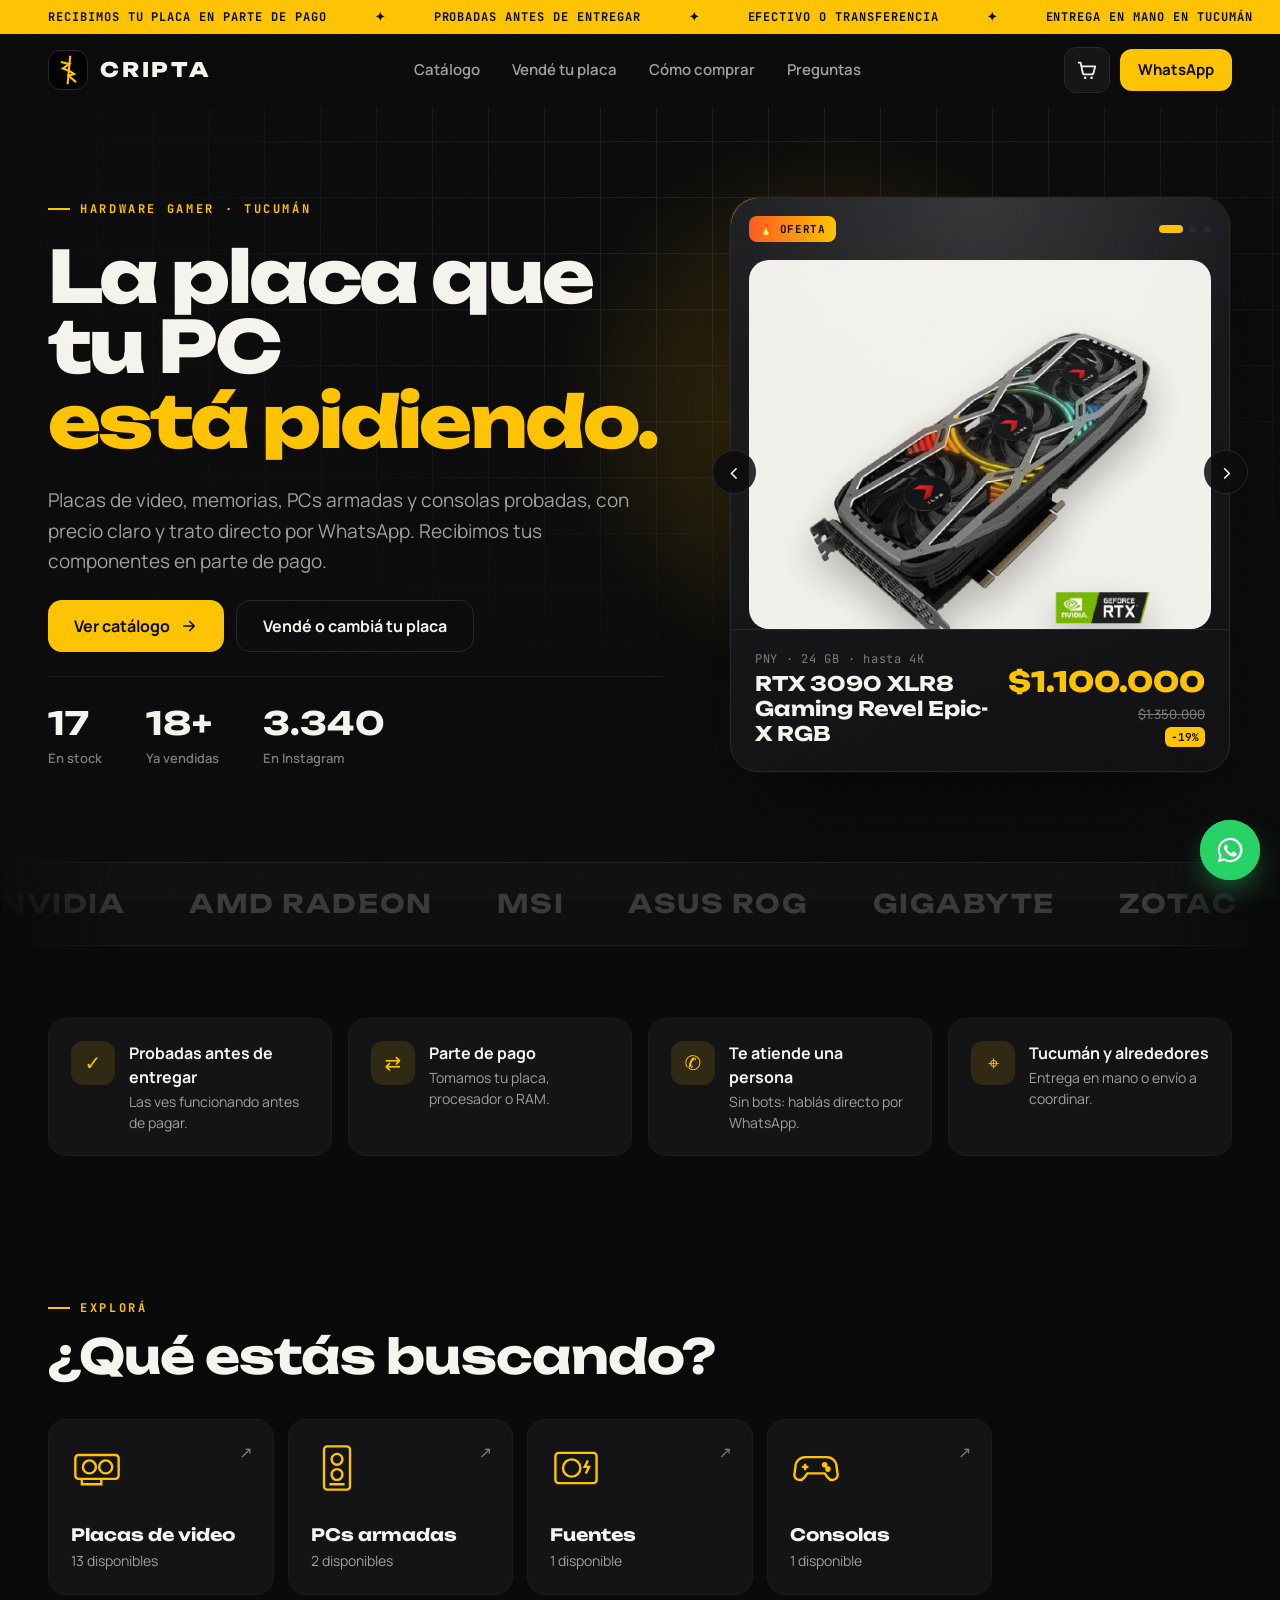
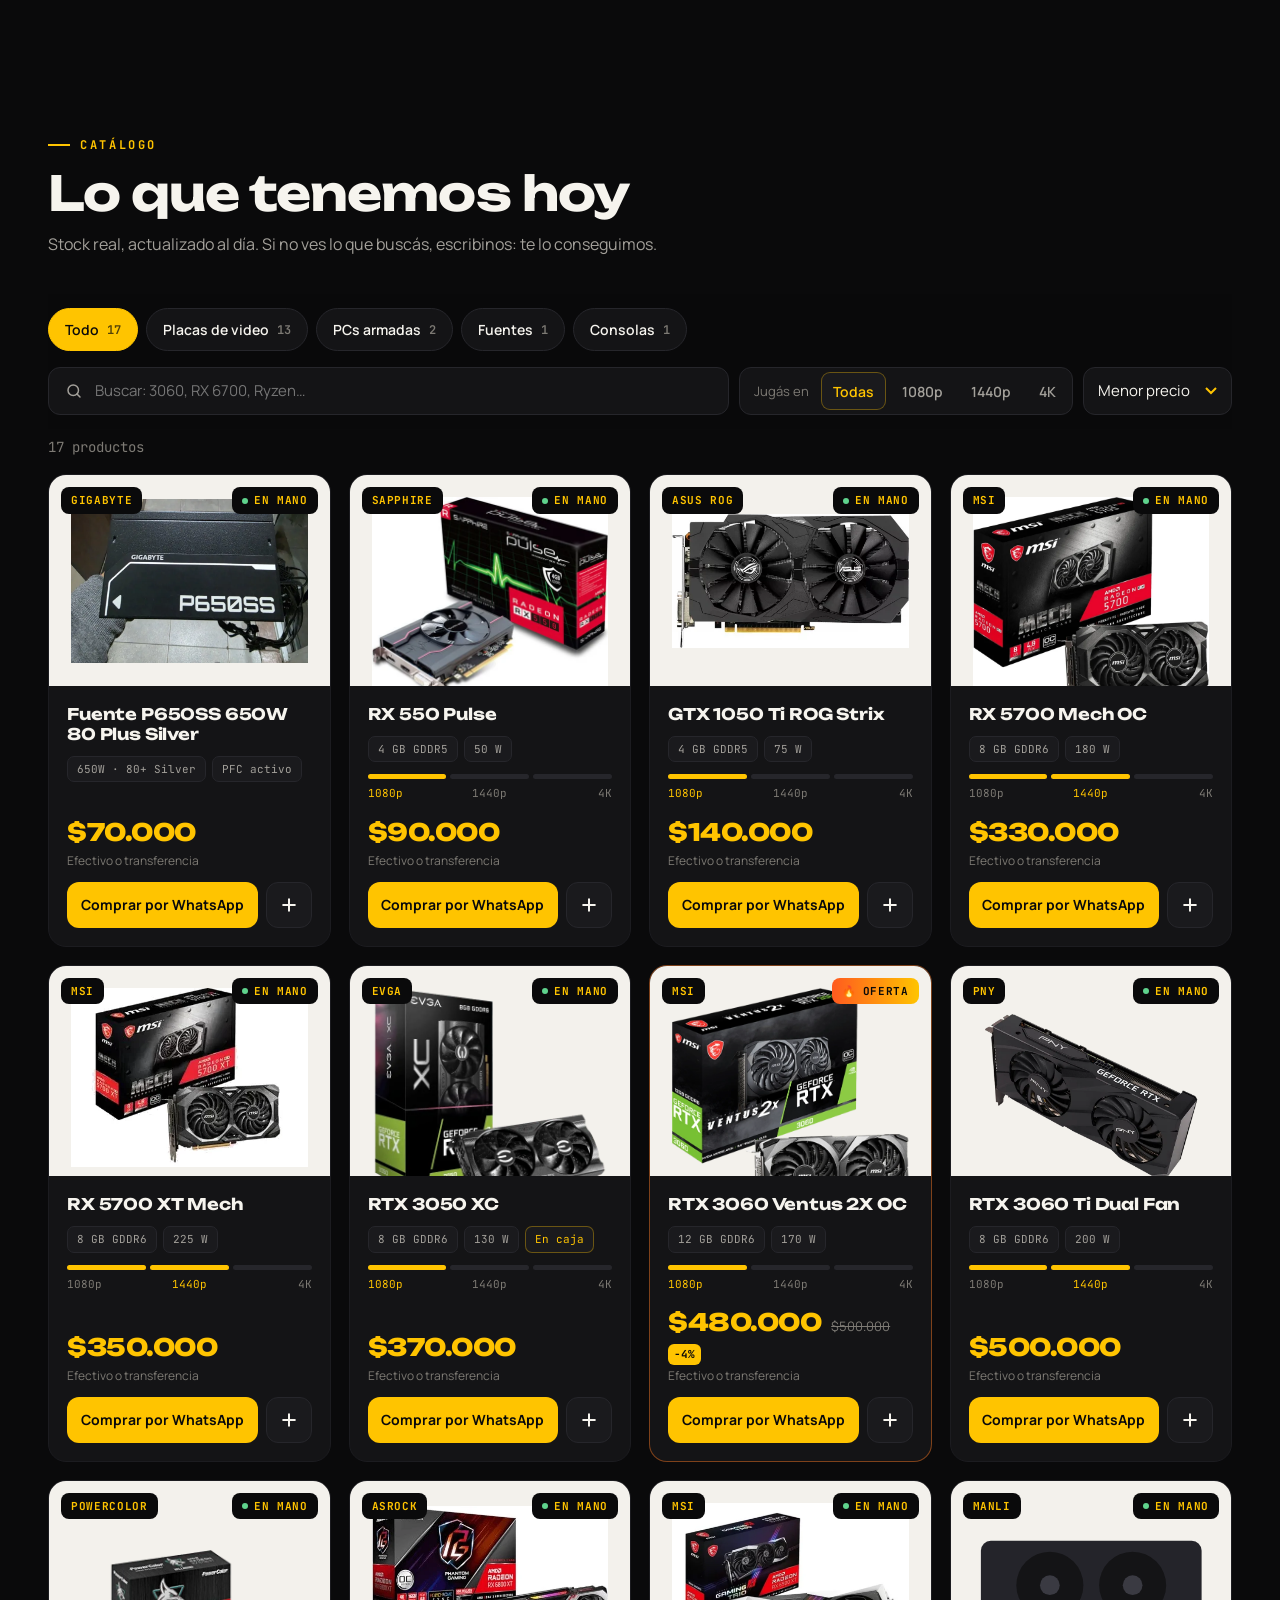
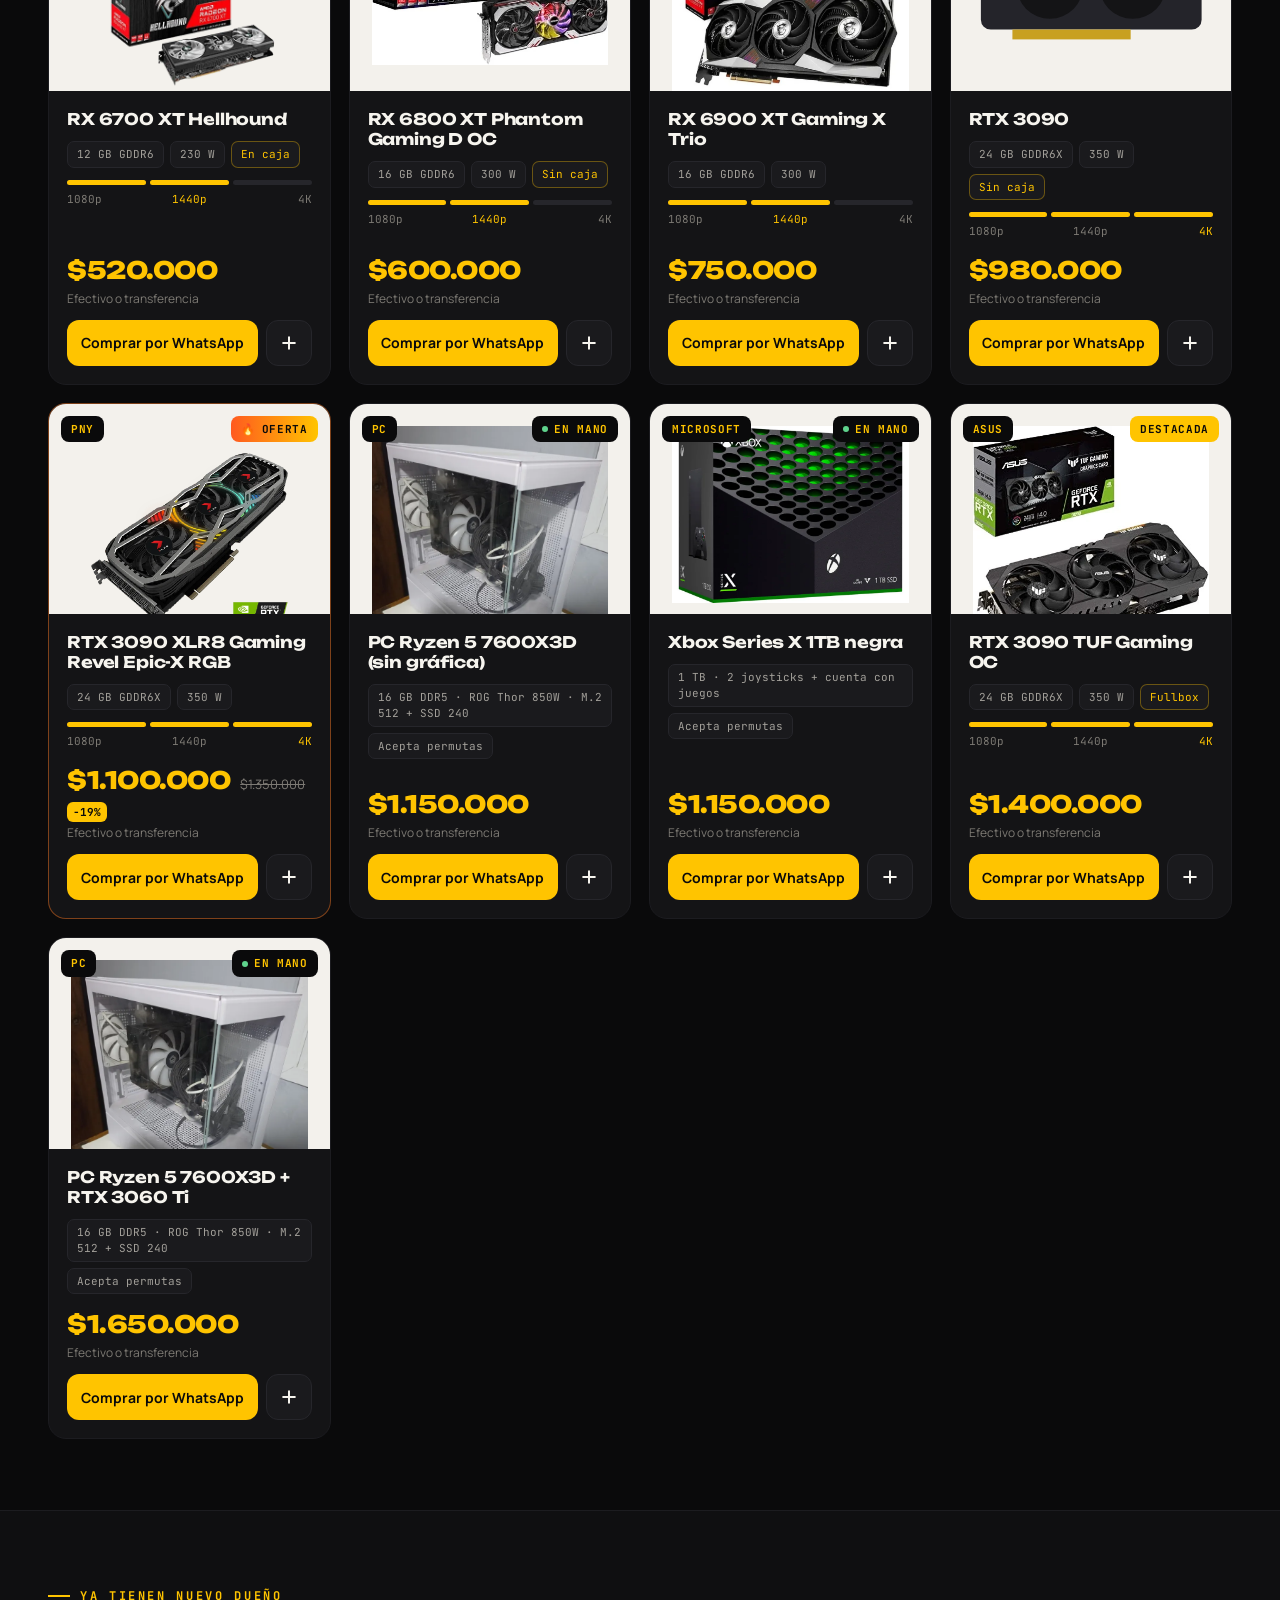
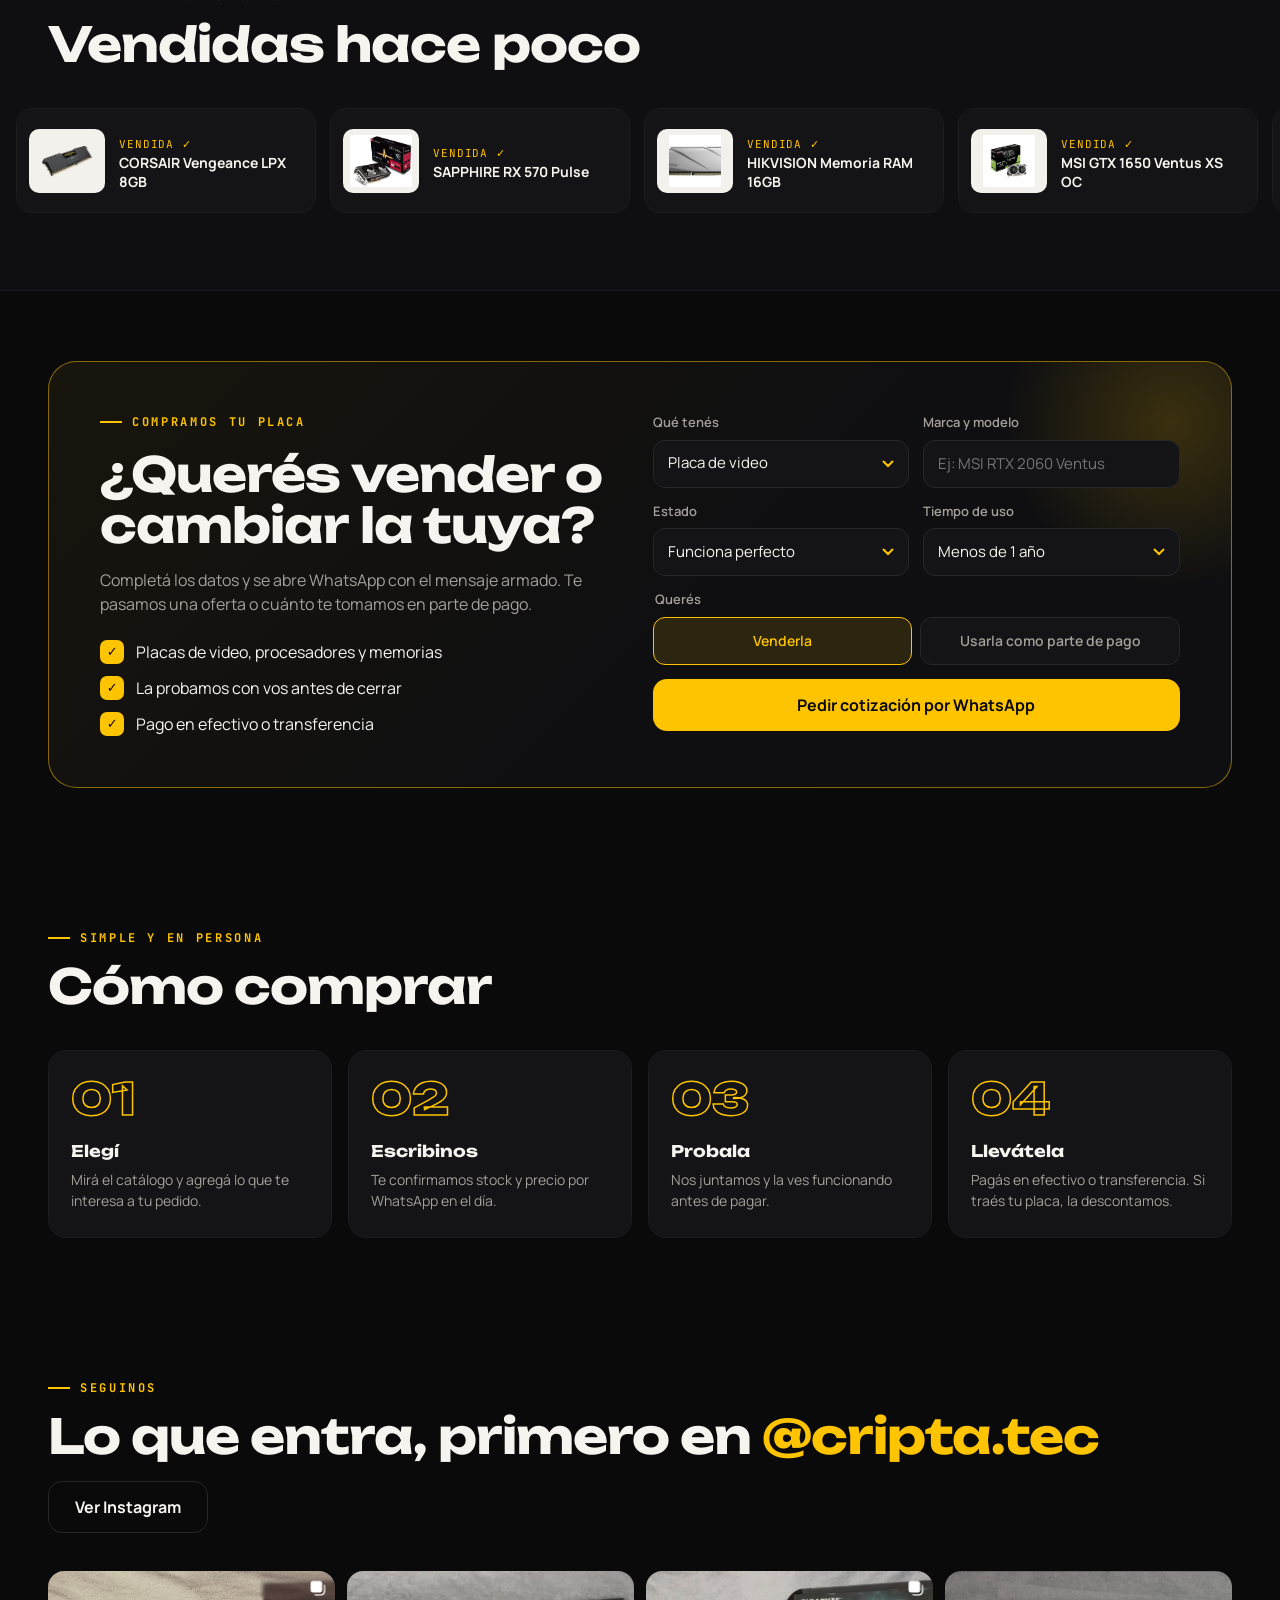
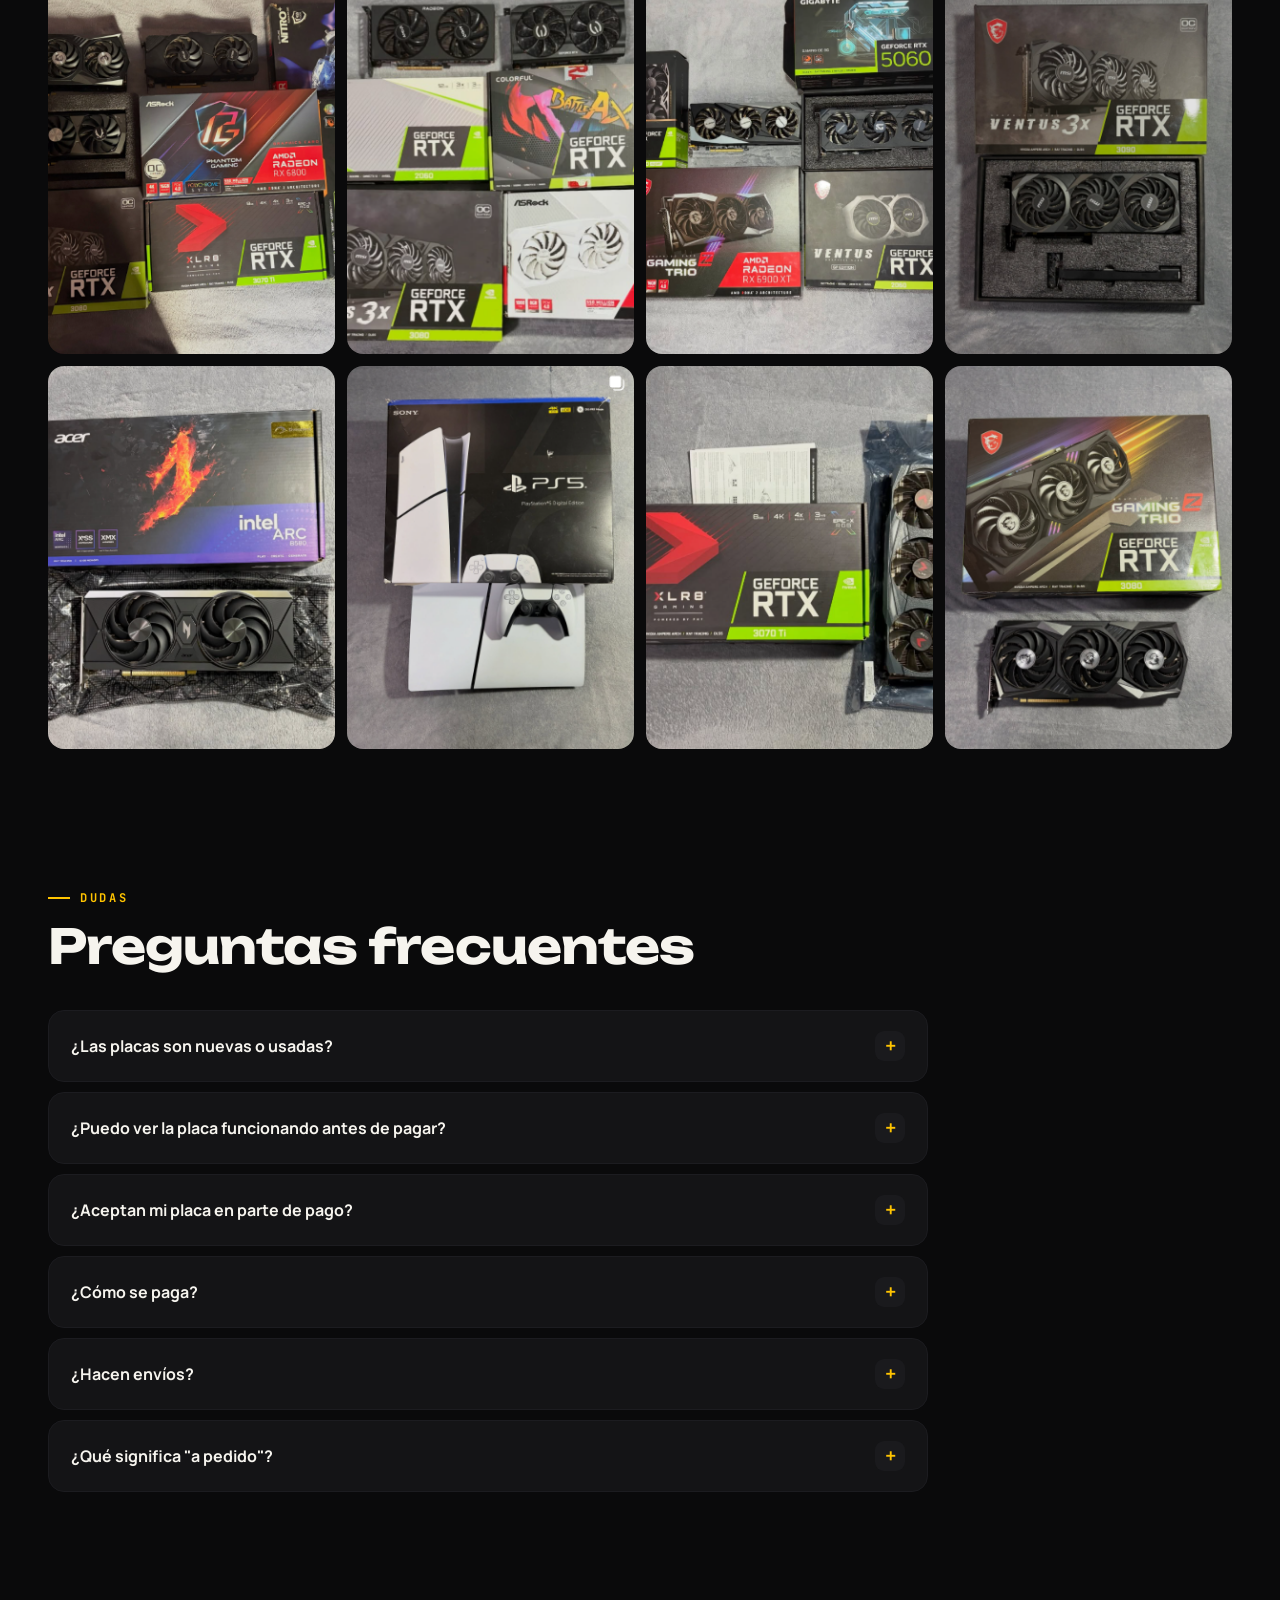
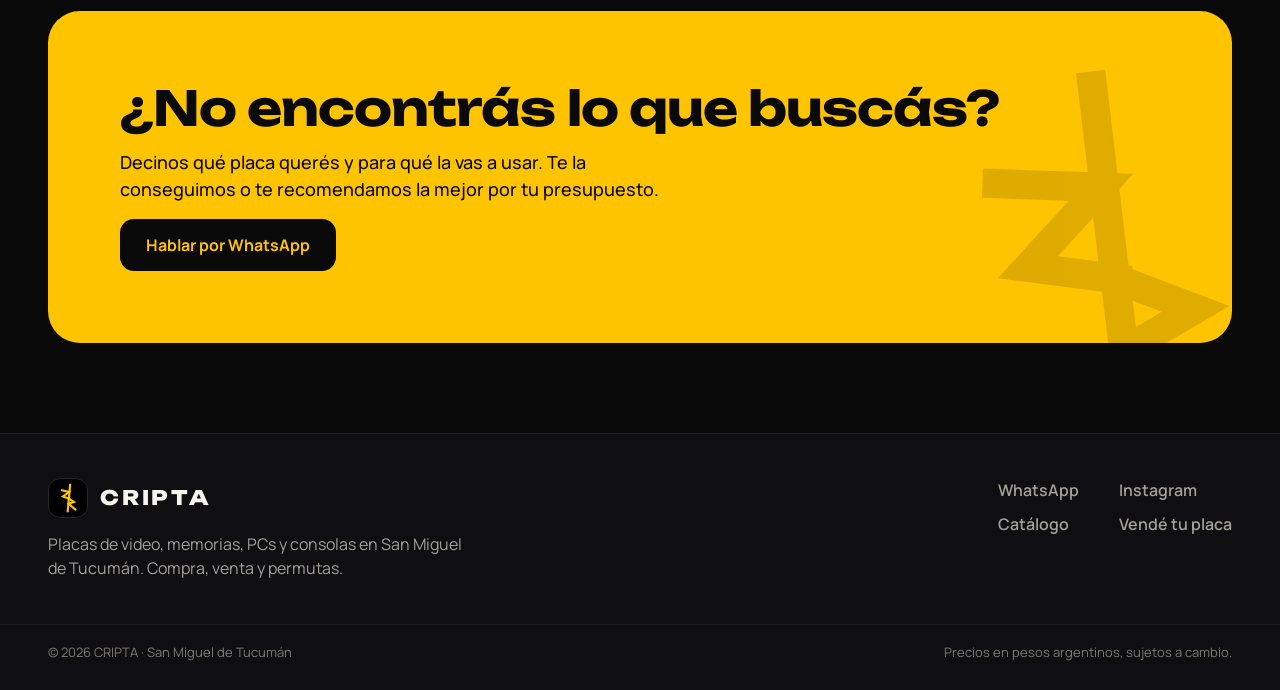
<file: index.html>
<!doctype html>
<html lang="es">
<head>
<meta charset="utf-8">
<meta name="viewport" content="width=device-width, initial-scale=1">
<title>CRIPTA · Placas de video, PCs y consolas en Tucumán</title>
<meta name="description" content="Placas de video, memorias, PCs armadas y consolas probadas en San Miguel de Tucumán. Recibimos tu componente en parte de pago. Efectivo o transferencia.">
<meta property="og:title" content="CRIPTA · Placas de video en Tucumán">
<meta property="og:description" content="Placas probadas, precio claro y trato directo por WhatsApp. Recibimos tu placa en parte de pago.">
<meta property="og:type" content="website">
<meta property="og:url" content="https://criptatec.github.io/">
<meta property="og:site_name" content="CRIPTA">
<meta property="og:locale" content="es_AR">
<meta property="og:image" content="https://criptatec.github.io/img/ig/ig4.png">
<meta name="twitter:card" content="summary">
<link rel="canonical" href="https://criptatec.github.io/">
<script type="application/ld+json">
{"@context":"https://schema.org","@type":"Store","name":"CRIPTA","description":"Placas de video, memorias, PCs armadas y consolas en San Miguel de Tucumán.","url":"https://criptatec.github.io/","logo":"https://criptatec.github.io/img/logo.svg","image":"https://criptatec.github.io/img/ig/ig4.png","telephone":"+5493816260646","address":{"@type":"PostalAddress","addressLocality":"San Miguel de Tucumán","addressRegion":"Tucumán","addressCountry":"AR"},"areaServed":"San Miguel de Tucumán","paymentAccepted":"Efectivo, transferencia","sameAs":["https://www.instagram.com/cripta.tec/"]}
</script>
<meta name="theme-color" content="#0a0a0b">
<link rel="icon" href="img/logo.svg" type="image/svg+xml">
<link rel="preconnect" href="https://fonts.googleapis.com">
<link rel="preconnect" href="https://fonts.gstatic.com" crossorigin>
<link href="https://fonts.googleapis.com/css2?family=Unbounded:wght@500;700;800&family=Manrope:wght@400;500;600;700&family=JetBrains+Mono:wght@500;700&display=swap" rel="stylesheet">
<link rel="stylesheet" href="css/style.css">
</head>
<body>

<div class="topbar"><div class="topbar-track" id="topbar"></div></div>

<header class="header" id="header">
  <div class="wrap nav">
    <a class="brand" href="#inicio" aria-label="Cripta, inicio">
      <span class="logo"><img src="img/logo.svg" alt="" width="40" height="40"></span>
      <span class="brand-name">CRIPTA</span>
    </a>
    <nav class="nav-links" id="nav-links" aria-label="Principal">
      <a href="#catalogo">Catálogo</a>
      <a href="#vender">Vendé tu placa</a>
      <a href="#como-comprar">Cómo comprar</a>
      <a href="#preguntas">Preguntas</a>
    </nav>
    <div class="nav-actions">
      <button class="cart-btn" id="cart-open" type="button" aria-label="Ver mi pedido">
        <svg viewBox="0 0 24 24" width="22" height="22" aria-hidden="true"><path d="M3 4h2l2.4 11.2a2 2 0 0 0 2 1.6h7.7a2 2 0 0 0 1.9-1.4L21 8H6.2" fill="none" stroke="currentColor" stroke-width="2" stroke-linecap="round" stroke-linejoin="round"/><circle cx="10" cy="20.5" r="1.4" fill="currentColor"/><circle cx="17" cy="20.5" r="1.4" fill="currentColor"/></svg>
        <span class="cart-count" id="cart-count" hidden>0</span>
      </button>
      <a class="btn btn-primary btn-sm nav-wa" data-wa-general target="_blank" rel="noopener">WhatsApp</a>
      <button class="menu-btn" id="menu-btn" type="button" aria-label="Abrir menú" aria-expanded="false"><span></span><span></span></button>
    </div>
  </div>
</header>

<main id="inicio">

  <!-- HERO -->
  <section class="hero">
    <div class="hero-bg" aria-hidden="true"><div class="grid-floor"></div><div class="glow"></div></div>
    <div class="wrap hero-inner">
      <div class="hero-copy">
        <p class="eyebrow reveal" data-t="hero.etiqueta"></p>
        <h1 class="hero-title"><span class="line"><span data-t="hero.titulo"></span></span> <span class="line"><em data-t="hero.tituloResaltado"></em></span></h1>
        <p class="lead reveal" data-t="hero.bajada"></p>
        <div class="ctas reveal">
          <a class="btn btn-primary" href="#catalogo"><span data-t="hero.botonPrincipal"></span><svg viewBox="0 0 24 24" width="18" height="18" aria-hidden="true"><path d="M5 12h14m-6-6 6 6-6 6" fill="none" stroke="currentColor" stroke-width="2.2" stroke-linecap="round" stroke-linejoin="round"/></svg></a>
          <a class="btn btn-ghost" href="#vender" data-t="hero.botonSecundario"></a>
        </div>
        <dl class="stats reveal">
          <div><dt>En stock</dt><dd><b class="count" id="stat-stock">0</b></dd></div>
          <div><dt>Ya vendidas</dt><dd><b class="count" id="stat-vendidas">0</b>+</dd></div>
          <div><dt>En Instagram</dt><dd><b class="count" data-count-to="" id="stat-ig">0</b></dd></div>
        </dl>
      </div>

      <div class="feature reveal" id="feature">
        <div class="feature-card" id="feature-card">
          <div class="feature-shine" aria-hidden="true"></div>
          <div class="feature-top"><span class="pill pill-y" id="f-tag">Destacada</span><span class="feature-dots" id="dots"></span></div>
          <div class="feature-img" id="f-img"></div>
          <div class="feature-bar">
            <div><small id="f-sub"></small><b id="f-name"></b></div>
            <span class="feature-price" id="f-price"></span>
          </div>
        </div>
        <button class="f-arrow f-prev" id="f-prev" type="button" aria-label="Anterior">‹</button>
        <button class="f-arrow f-next" id="f-next" type="button" aria-label="Siguiente">›</button>
      </div>
    </div>
  </section>

  <!-- MARCAS -->
  <div class="marquee" aria-label="Marcas con las que trabajamos">
    <div class="marquee-track" id="marcas"></div>
  </div>

  <!-- BENEFICIOS -->
  <section class="wrap perks" id="beneficios"></section>

  <!-- CATEGORÍAS -->
  <section class="wrap section" aria-labelledby="cat-title">
    <div class="section-head reveal">
      <p class="eyebrow">Explorá</p>
      <h2 class="h2" id="cat-title">¿Qué estás buscando?</h2>
    </div>
    <div class="cats" id="cats"></div>
  </section>

  <!-- CATÁLOGO -->
  <section class="wrap section" id="catalogo" aria-labelledby="catalogo-title">
    <div class="section-head reveal">
      <p class="eyebrow" data-t="catalogo.etiqueta"></p>
      <h2 class="h2" id="catalogo-title" data-t="catalogo.titulo"></h2>
      <p class="muted" data-t="catalogo.bajada"></p>
    </div>

    <div class="toolbar reveal">
      <div class="tabs" id="tabs" role="group" aria-label="Categoría"></div>
      <div class="tool-row">
        <label class="search">
          <svg viewBox="0 0 24 24" width="18" height="18" aria-hidden="true"><circle cx="11" cy="11" r="7" fill="none" stroke="currentColor" stroke-width="2"/><path d="m20 20-4-4" stroke="currentColor" stroke-width="2" stroke-linecap="round"/></svg>
          <input id="q" type="search" placeholder="Buscar: 3060, RX 6700, Ryzen…" aria-label="Buscar producto">
        </label>
        <div class="res-filter" id="res" role="group" aria-label="¿A qué resolución jugás?">
          <span class="res-lbl">Jugás en</span>
          <button type="button" data-res="">Todas</button>
          <button type="button" data-res="1080p">1080p</button>
          <button type="button" data-res="1440p">1440p</button>
          <button type="button" data-res="4K">4K</button>
        </div>
        <select id="orden" aria-label="Ordenar">
          <option value="asc">Menor precio</option>
          <option value="desc">Mayor precio</option>
          <option value="mem">Más memoria</option>
        </select>
      </div>
    </div>

    <p class="results" id="results" aria-live="polite"></p>
    <div class="grid" id="productos">
      <div class="card skeleton"></div><div class="card skeleton"></div><div class="card skeleton"></div><div class="card skeleton"></div>
    </div>
  </section>

  <!-- VENDIDAS -->
  <section class="sold-strip" aria-labelledby="sold-title">
    <div class="wrap">
      <div class="section-head reveal">
        <p class="eyebrow">Ya tienen nuevo dueño</p>
        <h2 class="h2" id="sold-title">Vendidas hace poco</h2>
      </div>
    </div>
    <div class="sold-track" id="vendidas"></div>
  </section>

  <!-- VENDER -->
  <section class="wrap section" id="vender">
    <div class="sell reveal">
      <div class="sell-copy">
        <p class="eyebrow" data-t="vender.etiqueta"></p>
        <h2 class="h2" data-t="vender.titulo"></h2>
        <p class="muted" data-t="vender.bajada"></p>
        <ul class="checks" id="vender-lista"></ul>
      </div>
      <form class="sell-form" id="sell-form">
        <div class="field"><label for="s-tipo">Qué tenés</label>
          <select id="s-tipo"><option>Placa de video</option><option>Procesador</option><option>Memoria RAM</option><option>PC completa</option><option>Consola</option><option>Otro</option></select></div>
        <div class="field"><label for="s-modelo">Marca y modelo</label><input id="s-modelo" required placeholder="Ej: MSI RTX 2060 Ventus"></div>
        <div class="field"><label for="s-estado">Estado</label>
          <select id="s-estado"><option>Funciona perfecto</option><option>Funciona con detalles</option><option>No anda / para repuesto</option></select></div>
        <div class="field"><label for="s-uso">Tiempo de uso</label>
          <select id="s-uso"><option>Menos de 1 año</option><option>1 a 2 años</option><option>Más de 2 años</option></select></div>
        <fieldset class="field field-full seg">
          <legend>Querés</legend>
          <label><input type="radio" name="s-fin" value="Quiero vender un componente" checked><span>Venderla</span></label>
          <label><input type="radio" name="s-fin" value="Quiero usar un componente como parte de pago"><span>Usarla como parte de pago</span></label>
        </fieldset>
        <button class="btn btn-primary field-full" type="submit">Pedir cotización por WhatsApp</button>
      </form>
    </div>
  </section>

  <!-- CÓMO COMPRAR -->
  <section class="wrap section" id="como-comprar">
    <div class="section-head reveal">
      <p class="eyebrow">Simple y en persona</p>
      <h2 class="h2">Cómo comprar</h2>
    </div>
    <ol class="steps" id="pasos"></ol>
  </section>

  <!-- INSTAGRAM -->
  <section class="wrap section" id="instagram">
    <div class="section-head section-head-row reveal">
      <div>
        <p class="eyebrow">Seguinos</p>
        <h2 class="h2">Lo que entra, primero en <span class="y" id="ig-handle"></span></h2>
      </div>
      <a class="btn btn-ghost" id="ig-link" target="_blank" rel="noopener">Ver Instagram</a>
    </div>
    <div class="ig-grid" id="ig-grid"></div>
  </section>

  <!-- FAQ -->
  <section class="wrap section" id="preguntas">
    <div class="section-head reveal">
      <p class="eyebrow">Dudas</p>
      <h2 class="h2">Preguntas frecuentes</h2>
    </div>
    <div class="faq" id="faq"></div>
  </section>

  <!-- CTA FINAL -->
  <section class="wrap">
    <div class="cta-final reveal">
      <h2 class="h2" data-t="cierre.titulo"></h2>
      <p data-t="cierre.bajada"></p>
      <a class="btn btn-dark" data-wa-general target="_blank" rel="noopener" data-t="cierre.boton"></a>
    </div>
  </section>
</main>

<footer class="footer">
  <div class="wrap footer-inner">
    <div>
      <a class="brand" href="#inicio"><span class="logo"><img src="img/logo.svg" alt="" width="40" height="40"></span><span class="brand-name">CRIPTA</span></a>
      <p class="muted" data-t="pie.texto"></p>
    </div>
    <div class="footer-links">
      <a data-wa-general target="_blank" rel="noopener">WhatsApp</a>
      <a id="ig-foot" target="_blank" rel="noopener">Instagram</a>
      <a href="#catalogo">Catálogo</a>
      <a href="#vender">Vendé tu placa</a>
    </div>
  </div>
  <div class="wrap footer-base"><span>© <span id="year"></span> CRIPTA · <span id="ciudad"></span></span><span>Precios en pesos argentinos, sujetos a cambio.</span></div>
</footer>

<!-- WhatsApp flotante -->
<a class="wa-float" data-wa-general target="_blank" rel="noopener" aria-label="Escribinos por WhatsApp">
  <svg viewBox="0 0 32 32" width="30" height="30" aria-hidden="true"><path fill="currentColor" d="M16 3a13 13 0 0 0-11.3 19.4L3 29l6.8-1.8A13 13 0 1 0 16 3Zm0 23.7c-2 0-4-.6-5.6-1.6l-.4-.2-4 1 1.1-3.9-.3-.4A10.7 10.7 0 1 1 16 26.7Zm5.9-8c-.3-.2-1.9-1-2.2-1-.3-.2-.5-.2-.7.1l-1 1.3c-.2.2-.4.2-.7.1a8.8 8.8 0 0 1-4.4-3.8c-.3-.6.3-.5.9-1.7.1-.2 0-.4 0-.6l-1-2.4c-.3-.6-.5-.5-.7-.5h-.6c-.2 0-.6 0-.9.4-.3.3-1.2 1.1-1.2 2.8s1.2 3.2 1.4 3.5c.2.2 2.4 3.7 5.8 5.1 2.2.9 3 1 4.1.8.7-.1 1.9-.8 2.2-1.5.3-.8.3-1.4.2-1.5 0-.2-.3-.2-.6-.4Z"/></svg>
</a>

<!-- Vista rápida -->
<dialog class="modal" id="modal" aria-labelledby="m-title">
  <button class="modal-close" type="button" data-close aria-label="Cerrar">✕</button>
  <div class="modal-body">
    <div class="modal-img" id="m-wrap">
      <div class="zoom-stage" id="m-img"></div>
      <button class="m-nav m-prev" type="button" id="m-prev" aria-label="Anterior">‹</button>
      <button class="m-nav m-next" type="button" id="m-next" aria-label="Siguiente">›</button>
      <div class="zoom-ctrl" role="group" aria-label="Zoom de la foto">
        <button type="button" id="z-out" aria-label="Alejar">−</button>
        <span id="z-val">100%</span>
        <button type="button" id="z-in" aria-label="Acercar">+</button>
        <button type="button" id="z-reset" aria-label="Restablecer zoom">⟲</button>
      </div>
      <span class="m-count" id="m-count"></span>
      <span class="zoom-hint">Rueda o doble clic para acercar · arrastrá para moverte</span>
    </div>
    <div class="modal-info">
      <span class="pill" id="m-marca"></span>
      <h3 id="m-title"></h3>
      <div class="specs" id="m-specs"></div>
      <div id="m-meter"></div>
      <dl class="ficha" id="m-ficha"></dl>
      <p class="muted" id="m-nota"></p>
      <div class="modal-price" id="m-price"></div>
      <div class="modal-actions">
        <a class="btn btn-primary" id="m-buy" target="_blank" rel="noopener">Comprar por WhatsApp</a>
        <button class="btn btn-ghost" id="m-add" type="button">Agregar al pedido</button>
      </div>
      <ul class="modal-trust"><li>Probada antes de entregar</li><li>Efectivo o transferencia</li><li>Aceptamos tu placa en parte de pago</li></ul>
    </div>
  </div>
</dialog>

<!-- Pedido -->
<div class="drawer-scrim" id="scrim" hidden></div>
<aside class="drawer" id="drawer" aria-label="Mi pedido" aria-hidden="true">
  <div class="drawer-head"><h3>Mi pedido</h3><button class="modal-close" type="button" id="cart-close" aria-label="Cerrar">✕</button></div>
  <div class="drawer-list" id="cart-list"></div>
  <div class="drawer-foot">
    <div class="drawer-total"><span>Total</span><b id="cart-total">$0</b></div>
    <a class="btn btn-primary" id="cart-send" target="_blank" rel="noopener">Enviar pedido por WhatsApp</a>
    <p class="muted small">No se cobra nada acá: te contestamos por WhatsApp para confirmar stock y coordinar la entrega.</p>
  </div>
</aside>

<div class="toast" id="toast" role="status"></div>

<script src="js/app.js"></script>
</body>
</html>
</file>
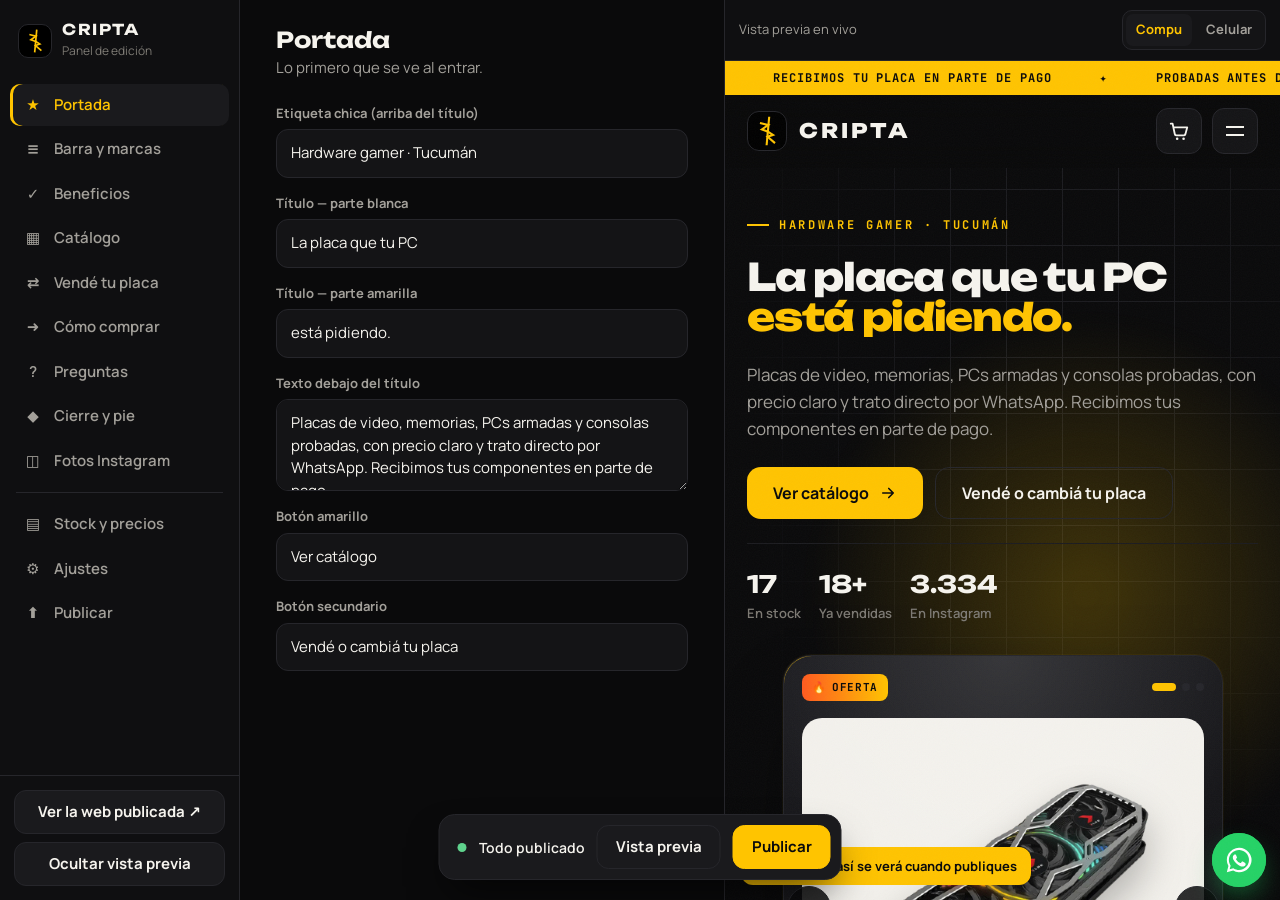
<file: admin.html>
<!doctype html>
<html lang="es">
<head>
<meta charset="utf-8">
<meta name="viewport" content="width=device-width, initial-scale=1">
<meta name="robots" content="noindex,nofollow">
<title>Panel CRIPTA</title>
<link rel="icon" href="img/logo.svg" type="image/svg+xml">
<link rel="preconnect" href="https://fonts.googleapis.com">
<link rel="preconnect" href="https://fonts.gstatic.com" crossorigin>
<link href="https://fonts.googleapis.com/css2?family=Unbounded:wght@700&family=Manrope:wght@400;500;600;700&family=JetBrains+Mono:wght@500&display=swap" rel="stylesheet">
<style>
:root{--bg:#0a0a0b;--side:#0f0f11;--card:#141416;--card2:#1a1a1d;--line:#26262b;--text:#f6f4ee;--muted:#a3a09a;--muted2:#7d7a74;--y:#ffc400;--y2:#ffd84d;--ink:#0a0a0b;--ok:#5fd38d;--bad:#ff6b6b;color-scheme:dark}
*{box-sizing:border-box}
[hidden]{display:none!important}
body{margin:0;background:var(--bg);color:var(--text);font:15px/1.5 Manrope,system-ui,sans-serif;-webkit-font-smoothing:antialiased}
button,input,textarea,select{font:inherit;color:inherit}
:focus-visible{outline:3px solid var(--y);outline-offset:2px}
.app{display:grid;grid-template-columns:240px minmax(380px,1fr) 1.15fr;height:100dvh}
.app.no-preview{grid-template-columns:240px 1fr}
.app.no-preview .preview{display:none}

/* menú lateral */
.side{background:var(--side);border-right:1px solid var(--line);display:flex;flex-direction:column;overflow:auto}
.side-brand{display:flex;align-items:center;gap:10px;padding:20px 18px 16px}
.side-brand img{width:34px;height:34px;padding:4px;border-radius:10px;background:#000;border:1px solid var(--line)}
.side-brand b{font:700 15px Unbounded,sans-serif;letter-spacing:.1em;display:block}
.side-brand small{color:var(--muted2);font-size:12px}
.menu{display:flex;flex-direction:column;gap:2px;padding:6px 10px}
.menu button{display:flex;align-items:center;gap:10px;text-align:left;padding:10px 12px;border-radius:10px;border:0;background:none;cursor:pointer;color:var(--muted);font-weight:600}
.menu button:hover{background:var(--card);color:var(--text)}
.menu button[aria-current="true"]{background:var(--card2);color:var(--y);box-shadow:inset 3px 0 0 var(--y)}
.menu .ic{width:22px;text-align:center}
.menu-sep{height:1px;background:var(--line);margin:8px 6px}
.side-foot{margin-top:auto;padding:14px;display:flex;flex-direction:column;gap:8px;border-top:1px solid var(--line)}

/* editor */
.editor{overflow:auto;padding:26px clamp(18px,3vw,36px) 120px;position:relative}
.editor h1{font:700 22px Unbounded,sans-serif;margin:0 0 4px}
.editor .sub{color:var(--muted);margin:0 0 24px}
.field{display:flex;flex-direction:column;gap:6px;margin-bottom:16px}
.field label{font-size:13px;font-weight:700;color:var(--muted)}
.field small{color:var(--muted2);font-size:12px}
input[type=text],input[type=number],input[type=url],input[type=password],textarea,select{width:100%;padding:12px 14px;border-radius:12px;background:var(--card);border:1px solid var(--line);outline:0;transition:border-color .2s}
textarea{min-height:92px;resize:vertical}
input:focus,textarea:focus,select:focus{border-color:var(--y)}
.box{background:var(--card);border:1px solid var(--line);border-radius:16px;padding:16px;margin-bottom:12px}
.box-head{display:flex;justify-content:space-between;align-items:center;gap:10px;margin-bottom:12px}
.box-head b{font-size:13px;color:var(--y);font-family:'JetBrains Mono',monospace}
.box .field:last-child{margin-bottom:0}
.box input,.box textarea{background:var(--bg)}
.row{display:flex;gap:8px;align-items:center;margin-bottom:8px}
.row input{flex:1}
.icon-btn{flex:none;width:38px;height:38px;border-radius:10px;border:1px solid var(--line);background:var(--card2);cursor:pointer;color:var(--muted);display:grid;place-items:center}
.icon-btn:hover{color:var(--text);border-color:var(--muted2)}
.icon-btn.del:hover{color:var(--bad);border-color:var(--bad)}
.btn{display:inline-flex;align-items:center;justify-content:center;gap:8px;min-height:44px;padding:0 18px;border-radius:12px;border:1px solid var(--line);background:var(--card2);cursor:pointer;font-weight:700;text-decoration:none;color:var(--text);transition:transform .2s,background .2s,border-color .2s}
.btn:hover{transform:translateY(-1px);border-color:var(--muted2)}
.btn-y{background:var(--y);color:var(--ink);border-color:var(--y)}
.btn-y:hover{background:var(--y2);border-color:var(--y2)}
.btn-add{width:100%;border-style:dashed;color:var(--y);background:none}
.btn:disabled{opacity:.5;cursor:not-allowed;transform:none}
.note{padding:14px 16px;border-radius:12px;background:rgba(255,196,0,.08);border:1px solid rgba(255,196,0,.3);color:var(--text);margin-bottom:18px;font-size:14px}
.note b{color:var(--y)}
.note.ok{background:rgba(95,211,141,.08);border-color:rgba(95,211,141,.35)}
.note.bad{background:rgba(255,107,107,.08);border-color:rgba(255,107,107,.4)}
ol.how{padding-left:20px;margin:0 0 18px;color:var(--muted)}
ol.how li{margin-bottom:8px}
ol.how b{color:var(--text)}
ol.how a{color:var(--y)}

/* fotos */
.photos{display:grid;grid-template-columns:repeat(auto-fill,minmax(130px,1fr));gap:10px;margin-bottom:12px}
.photo{position:relative;aspect-ratio:3/4;border-radius:12px;overflow:hidden;background:var(--card);border:1px solid var(--line)}
.photo img{width:100%;height:100%;object-fit:cover}
.photo .tools{position:absolute;inset:auto 6px 6px;display:flex;gap:6px;justify-content:flex-end}
.photo .tools button{width:32px;height:32px;border-radius:9px;border:0;background:rgba(10,10,11,.85);cursor:pointer;color:var(--text)}
.photo .tools button:hover{color:var(--y)}
.photo .new{position:absolute;top:6px;left:6px;padding:3px 8px;border-radius:6px;background:var(--y);color:var(--ink);font-size:11px;font-weight:800}
.drop{display:flex;flex-direction:column;align-items:center;justify-content:center;gap:4px;padding:22px;border-radius:14px;border:1.5px dashed var(--line);color:var(--muted);cursor:pointer;text-align:center}
.drop:hover,.drop.over{border-color:var(--y);color:var(--y)}

/* stock */
table{width:100%;border-collapse:collapse;font-size:13px}
th,td{text-align:left;padding:9px 8px;border-bottom:1px solid var(--line);vertical-align:middle}
th{color:var(--muted2);font-weight:700;font-size:12px;position:sticky;top:0;background:var(--bg)}
td img{width:46px;height:36px;object-fit:contain;background:#f3f1ec;border-radius:6px;padding:2px}
.tag{display:inline-block;padding:2px 8px;border-radius:6px;font-size:11px;font-weight:800;font-family:'JetBrains Mono',monospace}
.tag.disponible{background:rgba(95,211,141,.15);color:var(--ok)}
.tag.vendida{background:#26262b;color:var(--muted2)}
.tag.a-pedido{background:rgba(255,196,0,.15);color:var(--y)}

/* vista previa */
.preview{border-left:1px solid var(--line);display:flex;flex-direction:column;background:#000}
.preview-bar{display:flex;align-items:center;justify-content:space-between;gap:10px;padding:10px 14px;border-bottom:1px solid var(--line);background:var(--side)}
.preview-bar span{font-size:13px;color:var(--muted)}
.preview-bar .seg{display:flex;gap:4px;background:var(--card);border:1px solid var(--line);border-radius:10px;padding:3px}
.preview-bar .seg button{border:0;background:none;padding:6px 10px;border-radius:7px;cursor:pointer;font-size:13px;font-weight:700;color:var(--muted)}
.preview-bar .seg button[aria-pressed="true"]{background:var(--card2);color:var(--y)}
.frame-wrap{flex:1;display:flex;justify-content:center;overflow:hidden;background:#050505}
iframe{border:0;width:100%;height:100%;background:var(--bg);transition:width .35s}
.frame-wrap.mobile iframe{width:390px;border-inline:1px solid var(--line)}

/* barra de estado */
.status{position:fixed;left:50%;bottom:20px;transform:translateX(-50%);z-index:20;display:flex;align-items:center;gap:12px;padding:10px 10px 10px 18px;border-radius:16px;background:var(--card2);border:1px solid var(--line);box-shadow:0 20px 40px -12px rgba(0,0,0,.7)}
.status .dot{width:9px;height:9px;border-radius:50%;background:var(--ok)}
.status.dirty .dot{background:var(--y);box-shadow:0 0 0 4px rgba(255,196,0,.2)}
.status span{font-size:14px;font-weight:600;white-space:nowrap}
.toast{position:fixed;top:18px;left:50%;transform:translate(-50%,-150%);opacity:0;z-index:30;padding:12px 18px;border-radius:12px;background:var(--text);color:var(--ink);font-weight:700;transition:transform .35s cubic-bezier(.2,.8,.2,1),opacity .3s}
.toast.show{transform:translate(-50%,0);opacity:1}

.mobile-top{display:none}
@media (max-width:1100px){
  .app,.app.no-preview{grid-template-columns:220px 1fr}
  .preview{display:none}
}
@media (max-width:720px){
  .app,.app.no-preview{grid-template-columns:1fr;height:auto}
  .side{position:sticky;top:0;z-index:10;border-right:0;border-bottom:1px solid var(--line)}
  .side-brand{padding:12px 14px 8px}
  .menu{flex-direction:row;overflow-x:auto;padding:4px 10px 10px}
  .menu button{flex:none;white-space:nowrap}
  .menu-sep,.side-foot{display:none}
  .editor{padding-bottom:140px}
  .status{left:12px;right:12px;transform:none;justify-content:space-between}
}
</style>
</head>
<body>
<div class="app" id="app">
  <aside class="side">
    <div class="side-brand"><img src="img/logo.svg" alt=""><div><b>CRIPTA</b><small>Panel de edición</small></div></div>
    <nav class="menu" id="menu" aria-label="Secciones"></nav>
    <div class="side-foot">
      <a class="btn" href="index.html" target="_blank" rel="noopener">Ver la web publicada ↗</a>
      <button class="btn" id="toggle-preview" type="button">Ocultar vista previa</button>
    </div>
  </aside>

  <main class="editor" id="editor"></main>

  <section class="preview" aria-label="Vista previa">
    <div class="preview-bar">
      <span>Vista previa en vivo</span>
      <div class="seg" role="group" aria-label="Tamaño">
        <button type="button" data-size="desk" aria-pressed="true">Compu</button>
        <button type="button" data-size="mobile" aria-pressed="false">Celular</button>
      </div>
    </div>
    <div class="frame-wrap" id="frame-wrap"><iframe id="frame" title="Vista previa de la web"></iframe></div>
  </section>
</div>

<div class="status" id="status">
  <span class="dot"></span><span id="status-txt">Todo publicado</span>
  <button class="btn" id="btn-preview" type="button">Vista previa</button>
  <button class="btn btn-y" id="btn-publish" type="button">Publicar</button>
</div>
<div class="toast" id="toast" role="status"></div>
<input type="file" id="file" accept="image/*" multiple hidden>

<script>
(function(){
'use strict';
var $ = function(s, el){ return (el || document).querySelector(s); };
var $$ = function(s, el){ return Array.prototype.slice.call((el || document).querySelectorAll(s)); };
function esc(s){ return String(s == null ? '' : s).replace(/&/g,'&amp;').replace(/</g,'&lt;').replace(/>/g,'&gt;').replace(/"/g,'&quot;'); }
function get(o, p){ return p.split('.').reduce(function(a,k){ return a == null ? a : a[k]; }, o); }
function set(o, p, v){ var ks = p.split('.'), last = ks.pop(); ks.forEach(function(k){ if (o[k] == null) o[k] = {}; o = o[k]; }); o[last] = v; }

var BORRADOR = 'cripta-borrador', PENDIENTES = 'cripta-fotos-nuevas', GH = 'cripta-github';
var C = null, original = '', fotosNuevas = {};
function store(k, v){ try { if (v == null) localStorage.removeItem(k); else localStorage.setItem(k, JSON.stringify(v)); } catch(e) { toast('No se pudo guardar el borrador en este navegador'); } }
function load(k){ try { return JSON.parse(localStorage.getItem(k)); } catch(e) { return null; } }

/* ---------- secciones del menú ---------- */
var SECCIONES = [
  { id:'portada', ic:'★', nombre:'Portada', sub:'Lo primero que se ve al entrar.', campos:[
    ['hero.etiqueta','Etiqueta chica (arriba del título)'],
    ['hero.titulo','Título — parte blanca'],
    ['hero.tituloResaltado','Título — parte amarilla'],
    ['hero.bajada','Texto debajo del título','area'],
    ['hero.botonPrincipal','Botón amarillo'],
    ['hero.botonSecundario','Botón secundario'] ] },
  { id:'barra', ic:'≡', nombre:'Barra y marcas', sub:'Los mensajes de la barra amarilla de arriba y las marcas que pasan en la cinta.', listas:[
    ['barraSuperior','Mensajes de la barra amarilla','Agregar mensaje'],
    ['marcas','Marcas de la cinta','Agregar marca'] ] },
  { id:'beneficios', ic:'✓', nombre:'Beneficios', sub:'Las 4 tarjetas debajo de la portada.', objetos:['beneficios','Beneficio',[['icono','Ícono (un emoji o símbolo)'],['titulo','Título'],['texto','Texto']],{icono:'★',titulo:'',texto:''}] },
  { id:'catalogo', ic:'▦', nombre:'Catálogo', sub:'Títulos de la sección de productos. Los productos se cargan desde la planilla (ver "Stock").', campos:[
    ['catalogo.etiqueta','Etiqueta chica'],['catalogo.titulo','Título'],['catalogo.bajada','Texto','area'] ] },
  { id:'vender', ic:'⇄', nombre:'Vendé tu placa', sub:'El bloque para que te vendan o cambien componentes.', campos:[
    ['vender.etiqueta','Etiqueta chica'],['vender.titulo','Título'],['vender.bajada','Texto','area'] ],
    listas:[['vender.lista','Puntos con tilde','Agregar punto']] },
  { id:'pasos', ic:'➜', nombre:'Cómo comprar', sub:'Los pasos numerados.', objetos:['pasos','Paso',[['titulo','Título'],['texto','Texto','area']],{titulo:'',texto:''}] },
  { id:'preguntas', ic:'?', nombre:'Preguntas', sub:'Preguntas frecuentes que se abren y cierran.', objetos:['preguntas','Pregunta',[['pregunta','Pregunta'],['respuesta','Respuesta','area']],{pregunta:'',respuesta:''}] },
  { id:'cierre', ic:'◆', nombre:'Cierre y pie', sub:'El bloque amarillo del final y el texto del pie de página.', campos:[
    ['cierre.titulo','Título del bloque amarillo'],['cierre.bajada','Texto del bloque amarillo','area'],['cierre.boton','Botón'],['pie.texto','Texto del pie de página','area'] ] },
  { id:'fotos', ic:'◫', nombre:'Fotos Instagram', sub:'Las fotos de la sección "Lo que entra, primero en @cripta.tec".', custom:fotosUI },
  'sep',
  { id:'stock', ic:'▤', nombre:'Stock y precios', sub:'Tu stock sale de la planilla de Google. Lo que cambies ahí aparece en la web al instante.', custom:stockUI },
  { id:'ajustes', ic:'⚙', nombre:'Ajustes', sub:'Datos de contacto y conexión con la planilla.', campos:[
    ['ajustes.whatsapp','Número de WhatsApp (con 549, sin + ni espacios)'],
    ['ajustes.mensajeWhatsApp','Mensaje que se arma al tocar "WhatsApp"'],
    ['ajustes.instagram','Usuario de Instagram (sin @)'],
    ['ajustes.seguidoresInstagram','Seguidores de Instagram (para el contador)','num'],
    ['ajustes.ciudad','Ciudad'],
    ['ajustes.planillaEditar','Link para editar la planilla'],
    ['ajustes.planilla','Link CSV publicado de la planilla (Archivo › Compartir › Publicar en la web › CSV)','area'] ] },
  { id:'publicar', ic:'⬆', nombre:'Publicar', sub:'Subí los cambios a la web real.', custom:publicarUI }
];
var actual = 'portada';

function armarMenu(){
  $('#menu').innerHTML = SECCIONES.map(function(s){
    return s === 'sep' ? '<div class="menu-sep"></div>' : '<button type="button" data-id="' + s.id + '"><span class="ic">' + s.ic + '</span>' + s.nombre + '</button>';
  }).join('');
  $$('#menu button').forEach(function(b){ b.onclick = function(){ ir(b.dataset.id); }; });
}
function ir(id){
  actual = id;
  $$('#menu button').forEach(function(b){ b.setAttribute('aria-current', b.dataset.id === id); });
  try { location.hash = id; } catch(e) {}
  pintar();
  $('#editor').scrollTop = 0;
}

/* ---------- editores ---------- */
function campo(path, label, tipo){
  var v = get(C, path); if (v == null) v = '';
  var id = 'f-' + path.replace(/\W/g,'-');
  var input = tipo === 'area' ? '<textarea id="' + id + '" data-path="' + path + '">' + esc(v) + '</textarea>'
    : '<input id="' + id + '" type="' + (tipo === 'num' ? 'number' : 'text') + '" data-path="' + path + '" value="' + esc(v) + '"' + (tipo === 'num' ? ' data-num' : '') + '>';
  return '<div class="field"><label for="' + id + '">' + esc(label) + '</label>' + input + '</div>';
}
function lista(path, label, agregar){
  var arr = get(C, path) || [];
  return '<div class="field"><label>' + esc(label) + '</label>' + arr.map(function(t, i){
    return '<div class="row"><input type="text" aria-label="' + esc(label) + ' ' + (i+1) + '" data-list="' + path + '" data-i="' + i + '" value="' + esc(t) + '">' +
      '<button class="icon-btn" type="button" data-up="' + path + '" data-i="' + i + '" aria-label="Subir">↑</button>' +
      '<button class="icon-btn del" type="button" data-del="' + path + '" data-i="' + i + '" aria-label="Borrar">✕</button></div>';
  }).join('') + '<button class="btn btn-add" type="button" data-addlist="' + path + '">+ ' + esc(agregar) + '</button></div>';
}
function objetos(cfg){
  var path = cfg[0], nombre = cfg[1], campos = cfg[2], arr = get(C, path) || [];
  return arr.map(function(o, i){
    return '<div class="box"><div class="box-head"><b>' + esc(nombre) + ' ' + (i+1) + '</b><span style="display:flex;gap:6px">' +
      '<button class="icon-btn" type="button" data-up="' + path + '" data-i="' + i + '" aria-label="Subir">↑</button>' +
      '<button class="icon-btn del" type="button" data-del="' + path + '" data-i="' + i + '" aria-label="Borrar">✕</button></span></div>' +
      campos.map(function(c){ return campo(path + '.' + i + '.' + c[0], c[1], c[2]); }).join('') + '</div>';
  }).join('') + '<button class="btn btn-add" type="button" data-addobj="' + path + '">+ Agregar ' + esc(nombre.toLowerCase()) + '</button>';
}

function pintar(){
  var s = SECCIONES.filter(function(x){ return x.id === actual; })[0];
  var ed = $('#editor');
  var html = '<h1>' + esc(s.nombre) + '</h1><p class="sub">' + esc(s.sub) + '</p>';
  if (s.campos) html += s.campos.map(function(c){ return campo(c[0], c[1], c[2]); }).join('');
  if (s.listas) html += s.listas.map(function(l){ return lista(l[0], l[1], l[2]); }).join('');
  if (s.objetos) html += objetos(s.objetos);
  ed.innerHTML = html;
  if (s.custom) s.custom(ed);
  conectar(ed, s);
}
function conectar(ed, s){
  $$('[data-path]', ed).forEach(function(el){
    el.oninput = function(){
      var v = el.hasAttribute('data-num') ? (Number(el.value) || 0) : el.value;
      var p = el.dataset.path.split('.');
      // rutas como "pasos.0.titulo"
      var o = C; for (var i = 0; i < p.length - 1; i++) { if (o[p[i]] == null) o[p[i]] = {}; o = o[p[i]]; }
      o[p[p.length - 1]] = v;
      cambio();
    };
  });
  $$('[data-list]', ed).forEach(function(el){
    el.oninput = function(){ get(C, el.dataset.list)[Number(el.dataset.i)] = el.value; cambio(); };
  });
  $$('[data-addlist]', ed).forEach(function(b){
    b.onclick = function(){ var p = b.dataset.addlist; if (!get(C, p)) set(C, p, []); get(C, p).push(''); cambio(); pintar(); var ins = $$('[data-list="' + p + '"]'); if (ins.length) ins[ins.length-1].focus(); };
  });
  $$('[data-addobj]', ed).forEach(function(b){
    b.onclick = function(){ var p = b.dataset.addobj; if (!get(C, p)) set(C, p, []); get(C, p).push(JSON.parse(JSON.stringify(s.objetos[3]))); cambio(); pintar(); };
  });
  $$('[data-del]', ed).forEach(function(b){
    b.onclick = function(){ get(C, b.dataset.del).splice(Number(b.dataset.i), 1); cambio(); pintar(); toast('Borrado'); };
  });
  $$('[data-up]', ed).forEach(function(b){
    b.onclick = function(){ var a = get(C, b.dataset.up), i = Number(b.dataset.i); if (!i) return; var t = a[i]; a[i] = a[i-1]; a[i-1] = t; cambio(); pintar(); };
  });
}

/* ---------- fotos de Instagram ---------- */
function fotoSrc(path){ return fotosNuevas[path] || path; }
function fotosUI(ed){
  var arr = C.fotosInstagram || (C.fotosInstagram = []);
  var html = '<div class="photos">' + arr.map(function(p, i){
    return '<div class="photo"><img src="' + esc(fotoSrc(p)) + '" alt="Foto ' + (i+1) + '">' + (fotosNuevas[p] ? '<span class="new">NUEVA</span>' : '') +
      '<div class="tools"><button type="button" data-fup="' + i + '" aria-label="Mover antes">←</button><button type="button" data-fdel="' + i + '" aria-label="Quitar">✕</button></div></div>';
  }).join('') + '</div>' +
  '<div class="drop" id="drop" tabindex="0" role="button"><b>+ Subir fotos</b><small>Tocá acá o arrastrá fotos. Se achican solas para que la web cargue rápido.</small></div>' +
  '<p class="sub" style="margin-top:14px">Se muestran 8 en la web (en el orden de arriba). Las fotos nuevas se suben cuando tocás <b>Publicar</b>.</p>';
  ed.insertAdjacentHTML('beforeend', html);
  $$('[data-fdel]', ed).forEach(function(b){ b.onclick = function(){ var p = arr.splice(Number(b.dataset.fdel), 1)[0]; if (fotosNuevas[p]) { delete fotosNuevas[p]; store(PENDIENTES, fotosNuevas); } cambio(); pintar(); }; });
  $$('[data-fup]', ed).forEach(function(b){ b.onclick = function(){ var i = Number(b.dataset.fup); if (!i) return; var t = arr[i]; arr[i] = arr[i-1]; arr[i-1] = t; cambio(); pintar(); }; });
  var drop = $('#drop', ed), file = $('#file');
  drop.onclick = drop.onkeydown = function(e){ if (e.type === 'keydown' && e.key !== 'Enter' && e.key !== ' ') return; e.preventDefault(); file.click(); };
  drop.ondragover = function(e){ e.preventDefault(); drop.classList.add('over'); };
  drop.ondragleave = function(){ drop.classList.remove('over'); };
  drop.ondrop = function(e){ e.preventDefault(); drop.classList.remove('over'); agregarFotos(e.dataTransfer.files); };
  file.onchange = function(){ agregarFotos(file.files); file.value = ''; };
}
function achicar(f, max){
  return new Promise(function(ok, mal){
    var img = new Image(), url = URL.createObjectURL(f);
    img.onload = function(){
      var k = Math.min(1, max / Math.max(img.width, img.height)), c = document.createElement('canvas');
      c.width = Math.round(img.width * k); c.height = Math.round(img.height * k);
      c.getContext('2d').drawImage(img, 0, 0, c.width, c.height); URL.revokeObjectURL(url);
      ok(c.toDataURL('image/webp', .82));
    };
    img.onerror = mal; img.src = url;
  });
}
function agregarFotos(files){
  var arr = C.fotosInstagram;
  Promise.all(Array.prototype.map.call(files, function(f){
    return achicar(f, 900).then(function(data){
      var path = 'img/subidas/' + Date.now() + '-' + Math.random().toString(36).slice(2,6) + '.webp';
      fotosNuevas[path] = data; arr.unshift(path);
    });
  })).then(function(){ store(PENDIENTES, fotosNuevas); cambio(); pintar(); toast('Fotos agregadas'); })
    .catch(function(){ toast('No se pudo leer una de las fotos'); });
}

/* ---------- stock ---------- */
function stockUI(ed){
  var a = C.ajustes || {};
  ed.insertAdjacentHTML('beforeend',
    '<div class="note"><b>¿Cómo cambio precios o marco algo vendido?</b><br>Abrí la planilla, cambiá la fila y listo: la web lo toma sola en segundos (no hace falta tocar "Publicar").<br>' +
    'Columnas: <b>Marca · Modelo · VRAM · Uso</b> (1080p, 1440p o 4K) <b>· Precio · Foto</b> (link de la imagen) <b>· Vendida</b> (sí/no) <b>· Destacada</b> (sí/no, sale en la portada). Si el modelo dice "(A PEDIDO)", se muestra como a pedido.</div>' +
    '<p style="display:flex;gap:10px;flex-wrap:wrap"><a class="btn btn-y" target="_blank" rel="noopener" href="' + esc(a.planillaEditar || '#') + '">Abrir planilla ↗</a><button class="btn" type="button" id="reload-stock">Actualizar lista</button></p>' +
    '<div id="stock-tabla"><p class="sub">Cargando la planilla…</p></div>');
  $('#reload-stock').onclick = function(){ cargarTabla(); };
  cargarTabla();
}
function cargarTabla(){
  var t = $('#stock-tabla'); if (!t) return;
  var url = (C.ajustes || {}).planilla;
  if (!url) {
    var ps = C.productos || [], disp = ps.filter(function(p){ return p.estado !== 'vendida'; }).length;
    t.innerHTML = '<div class="note bad"><b>La planilla está en pausa.</b> Tu Google Drive se quedó sin espacio y no deja editarla, así que por ahora el stock está cargado directo en la web (lo actualiza Claude). Cuando liberes espacio, se vuelve a conectar.</div>' +
      '<p class="sub"><b style="color:var(--text)">' + disp + '</b> en venta · ' + (ps.length - disp) + ' vendidas</p><table><thead><tr><th></th><th>Producto</th><th>Precio</th><th>Estado</th></tr></thead><tbody>' +
      ps.map(function(p){ return '<tr><td>' + (p.foto ? '<img src="' + esc(p.foto) + '" alt="" loading="lazy">' : '') + '</td><td><b>' + esc(p.marca) + '</b> ' + esc(p.modelo) + (p.oferta ? ' <span class="tag a-pedido">OFERTA</span>' : '') + '</td><td>$' + Number(p.precio).toLocaleString('es-AR') + '</td><td><span class="tag ' + p.estado + '">' + p.estado + '</span></td></tr>'; }).join('') + '</tbody></table>';
    return;
  }
  fetch(url + '&t=' + Date.now()).then(function(r){ if (!r.ok) throw 0; return r.text(); }).then(function(txt){
    var rows = parseCSV(txt).filter(function(r){ return r.some(function(c){ return c.trim(); }); });
    var head = rows.shift().map(function(h){ return h.trim().toLowerCase(); });
    var col = function(r, n){ var i = head.indexOf(n); return i >= 0 ? (r[i] || '').trim() : ''; };
    var si = function(v){ return /^(si|sí|s|x|yes|true|1|vendida)$/i.test(v.trim()); };
    var disp = 0;
    var filas = rows.map(function(r){
      var vend = si(col(r,'vendida')), ped = /a pedido/i.test(col(r,'modelo'));
      var st = vend ? 'vendida' : ped ? 'a-pedido' : 'disponible'; if (!vend) disp++;
      var foto = col(r,'foto'); if (/^data:/.test(foto)) foto = '';
      var local = (C.productos || []).filter(function(p){ return p.marca === col(r,'marca') && col(r,'modelo').replace(/​/g,'').indexOf(p.modelo) === 0; })[0];
      if (!/^(img\/|https?:)/.test(foto) && local) foto = local.foto;
      return '<tr><td>' + (foto ? '<img src="' + esc(foto) + '" alt="" loading="lazy">' : '') + '</td><td><b>' + esc(col(r,'marca')) + '</b> ' + esc(col(r,'modelo')) +
        (si(col(r,'destacada')) ? ' <span class="tag a-pedido">★</span>' : '') + '</td><td>' + esc(col(r,'precio')) + '</td><td><span class="tag ' + st + '">' + st.replace('-', ' ') + '</span></td></tr>';
    });
    t.innerHTML = '<p class="sub"><b style="color:var(--text)">' + disp + '</b> en venta · ' + (rows.length - disp) + ' vendidas</p><table><thead><tr><th></th><th>Producto</th><th>Precio</th><th>Estado</th></tr></thead><tbody>' + filas.join('') + '</tbody></table>';
  }).catch(function(){ t.innerHTML = '<div class="note bad">No se pudo leer la planilla. Revisá que siga publicada en la web (Archivo › Compartir › Publicar en la web).</div>'; });
}
function parseCSV(t){
  var rows = [], row = [], cur = '', q = false;
  for (var i = 0; i < t.length; i++) {
    var c = t[i];
    if (q) { if (c === '"') { if (t[i+1] === '"') { cur += '"'; i++; } else q = false; } else cur += c; }
    else if (c === '"') q = true;
    else if (c === ',') { row.push(cur); cur = ''; }
    else if (c === '\n' || c === '\r') { if (c === '\r' && t[i+1] === '\n') i++; row.push(cur); rows.push(row); row = []; cur = ''; }
    else cur += c;
  }
  if (cur !== '' || row.length) { row.push(cur); rows.push(row); }
  return rows;
}

/* ---------- publicar (GitHub) ---------- */
function gh(){ return load(GH) || { usuario:'criptatec', repo:'criptatec.github.io', rama:'main', token:'' }; }
function publicarUI(ed){
  var g = gh();
  ed.insertAdjacentHTML('beforeend',
    (g.token ? '' : '<div class="note"><b>Configuración de una sola vez.</b> La web vive en GitHub (gratis). Para que este panel pueda publicar, necesita una "llave" de tu cuenta:</div>' +
    '<ol class="how"><li>Entrá a <a href="https://github.com/settings/personal-access-tokens/new" target="_blank" rel="noopener">github.com › Settings › Fine-grained tokens</a>.</li>' +
    '<li>Nombre: <b>panel cripta</b>. Expiración: la más larga. En <b>Repository access</b> elegí <b>Only select repositories</b> › <b>cripta-web</b>.</li>' +
    '<li>En <b>Permissions › Repository permissions › Contents</b> elegí <b>Read and write</b>.</li>' +
    '<li>Tocá <b>Generate token</b>, copiá la llave y pegala abajo. Queda guardada solo en este navegador.</li></ol>') +
    '<div class="box">' + campoGH('usuario','Usuario de GitHub',g) + campoGH('repo','Repositorio',g) + campoGH('rama','Rama',g) + campoGH('token','Llave (token)',g,true) + '</div>' +
    '<p style="display:flex;gap:10px;flex-wrap:wrap"><button class="btn btn-y" type="button" id="pub2">Publicar cambios</button>' +
    '<button class="btn" type="button" id="bajar">Descargar copia (content.json)</button>' +
    '<button class="btn" type="button" id="descartar">Descartar cambios sin publicar</button></p>' +
    '<div id="pub-log"></div>');
  $$('[data-gh]', ed).forEach(function(el){ el.oninput = function(){ var x = gh(); x[el.dataset.gh] = el.value.trim(); store(GH, x); }; });
  $('#pub2').onclick = publicar;
  $('#bajar').onclick = function(){
    var a = document.createElement('a'); a.href = URL.createObjectURL(new Blob([JSON.stringify(C, null, 1)], { type:'application/json' }));
    a.download = 'content.json'; a.click();
  };
  $('#descartar').onclick = function(){
    var b = $('#descartar');
    if (b.dataset.sure) { store(BORRADOR, null); store(PENDIENTES, null); location.reload(); return; }
    b.dataset.sure = 1; b.textContent = 'Tocá de nuevo para confirmar'; b.style.borderColor = 'var(--bad)';
  };
}
function campoGH(k, label, g, secreto){
  return '<div class="field"><label for="gh-' + k + '">' + label + '</label><input id="gh-' + k + '" type="' + (secreto ? 'password' : 'text') + '" data-gh="' + k + '" value="' + esc(g[k] || '') + '" autocomplete="off"></div>';
}
function b64(str){ return btoa(unescape(encodeURIComponent(str))); }
function api(g, path, opts){
  opts = opts || {};
  opts.headers = { 'Authorization':'Bearer ' + g.token, 'Accept':'application/vnd.github+json' };
  return fetch('https://api.github.com/repos/' + g.usuario + '/' + g.repo + '/contents/' + path + (opts.method ? '' : '?ref=' + g.rama), opts);
}
function subir(g, path, base64, msg){
  return api(g, path).then(function(r){ return r.ok ? r.json() : {}; }).then(function(cur){
    return api(g, path, { method:'PUT', body:JSON.stringify({ message:msg, content:base64, branch:g.rama, sha:cur.sha }) });
  }).then(function(r){ if (!r.ok) return r.json().then(function(e){ throw new Error(e.message || r.status); }); });
}
var publicando = false;
function publicar(){
  if (publicando) return;
  var g = gh();
  if (!g.token) { ir('publicar'); toast('Primero configurá la llave de GitHub'); return; }
  publicando = true;
  var btns = [$('#btn-publish'), $('#pub2')].filter(Boolean);
  btns.forEach(function(b){ b.disabled = true; b.textContent = 'Publicando…'; });
  var usadas = (C.fotosInstagram || []).filter(function(p){ return fotosNuevas[p]; });
  var cadena = Promise.resolve();
  usadas.forEach(function(p){ cadena = cadena.then(function(){ return subir(g, p, fotosNuevas[p].split(',')[1], 'Foto nueva desde el panel'); }); });
  cadena.then(function(){
    return subir(g, 'content.json', b64(JSON.stringify(C, null, 1) + '\n'), 'Cambios desde el panel');
  }).then(function(){
    fotosNuevas = {}; store(PENDIENTES, null); store(BORRADOR, null);
    original = JSON.stringify(C); cambio(true);
    log('ok', '<b>¡Publicado!</b> La web se actualiza en 1 o 2 minutos. Si no ves el cambio, recargá la página.');
    toast('¡Publicado!');
  }).catch(function(e){
    var m = String(e.message || e);
    var ayuda = /Bad credentials/i.test(m) ? 'La llave no es válida o venció. Generá una nueva.' :
      /Not Found/i.test(m) ? 'No se encontró el repositorio o la llave no tiene permiso sobre él. Revisá usuario, repositorio y que la llave tenga Contents: Read and write.' : m;
    log('bad', '<b>No se pudo publicar.</b> ' + esc(ayuda) + ' Tus cambios siguen guardados acá.');
    ir('publicar');
  }).then(function(){
    publicando = false;
    btns.forEach(function(b){ b.disabled = false; });
    $('#btn-publish').textContent = 'Publicar'; var p2 = $('#pub2'); if (p2) p2.textContent = 'Publicar cambios';
  });
}
function log(tipo, html){ var l = $('#pub-log'); if (l) l.innerHTML = '<div class="note ' + tipo + '">' + html + '</div>'; }

/* ---------- estado, borrador y vista previa ---------- */
var tPrev;
function cambio(silencioso){
  var sucio = JSON.stringify(C) !== original;
  $('#status').classList.toggle('dirty', sucio);
  $('#status-txt').textContent = sucio ? 'Cambios sin publicar' : 'Todo publicado';
  if (sucio) store(BORRADOR, C); else store(BORRADOR, null);
  clearTimeout(tPrev); tPrev = setTimeout(refrescarPreview, silencioso === true ? 0 : 600);
}
function refrescarPreview(){
  // la vista previa lee el borrador desde localStorage; las fotos nuevas se muestran con su versión local
  var copia = JSON.parse(JSON.stringify(C));
  copia.fotosInstagram = (copia.fotosInstagram || []).map(fotoSrc);
  try { localStorage.setItem('cripta-preview', JSON.stringify(copia)); } catch(e) {}
  var f = $('#frame'), y = 0;
  try { y = f.contentWindow.scrollY; } catch(e) {}
  f.onload = function(){ try { f.contentWindow.scrollTo(0, y); f.contentDocument.querySelectorAll('.reveal').forEach(function(el){ el.classList.add('in'); }); } catch(e) {} };
  f.src = 'index.html?preview=' + Date.now();
}
$('#btn-preview').onclick = function(){ refrescarPreview(); window.open('index.html?preview=1', '_blank'); };
$('#btn-publish').onclick = publicar;
$$('.preview-bar [data-size]').forEach(function(b){
  b.onclick = function(){ $$('.preview-bar [data-size]').forEach(function(x){ x.setAttribute('aria-pressed', x === b); }); $('#frame-wrap').classList.toggle('mobile', b.dataset.size === 'mobile'); };
});
$('#toggle-preview').onclick = function(){ var o = $('#app').classList.toggle('no-preview'); this.textContent = o ? 'Mostrar vista previa' : 'Ocultar vista previa'; };
addEventListener('beforeunload', function(e){ if (JSON.stringify(C) !== original) { e.preventDefault(); e.returnValue = ''; } });

var toastT;
function toast(t){ var el = $('#toast'); el.textContent = t; el.classList.add('show'); clearTimeout(toastT); toastT = setTimeout(function(){ el.classList.remove('show'); }, 2200); }

/* ---------- arranque ---------- */
fetch('content.json?t=' + Date.now()).then(function(r){ return r.json(); }).then(function(pub){
  original = JSON.stringify(pub);
  var b = load(BORRADOR);
  C = b || pub;
  fotosNuevas = load(PENDIENTES) || {};
  armarMenu();
  var h = location.hash.slice(1);
  ir(SECCIONES.some(function(s){ return s.id === h; }) ? h : 'portada');
  cambio(true);
  if (b) toast('Recuperé tus cambios sin publicar');
}).catch(function(){
  $('#editor').innerHTML = '<div class="note bad"><b>No se pudo cargar content.json.</b> Abrí el panel desde la web (no como archivo suelto).</div>';
});
})();
</script>
</body>
</html>
</file>
<file: css/style.css>
/* CRIPTA — negro con detalles amarillos */
:root{
  --bg:#0a0a0b; --bg2:#0f0f11; --card:#141416; --card2:#1a1a1d; --line:#26262b; --line2:#1c1c20;
  --text:#f6f4ee; --muted:#a3a09a; --muted2:#7d7a74;
  --y:#ffc400; --y2:#ffd84d; --y-deep:#c99a00; --y-soft:rgba(255,196,0,.12);
  --ok:#5fd38d; --ink:#0a0a0b; --well:#f3f1ec;
  --display:'Unbounded',system-ui,sans-serif; --body:'Manrope',system-ui,sans-serif; --mono:'JetBrains Mono',ui-monospace,monospace;
  --r:18px; --ease:cubic-bezier(.2,.8,.2,1);
  color-scheme:dark;
}
*{box-sizing:border-box}
[hidden]{display:none!important}
html{scroll-behavior:smooth;scroll-padding-top:90px}
body{margin:0;background:var(--bg);color:var(--text);font-family:var(--body);font-size:16px;line-height:1.5;-webkit-font-smoothing:antialiased;overflow-x:hidden}
img{max-width:100%;display:block}
a{color:inherit}
h1,h2,h3,p,dl,dd{margin:0}
button{font:inherit;color:inherit}
::selection{background:var(--y);color:var(--ink)}
:focus-visible{outline:3px solid var(--y);outline-offset:3px;border-radius:6px}
.wrap{max-width:1320px;margin:0 auto;padding-inline:clamp(16px,4vw,48px)}
.muted{color:var(--muted)}
.small{font-size:13px}
.y{color:var(--y)}
.eyebrow{font-family:var(--mono);font-size:12px;font-weight:700;letter-spacing:.22em;color:var(--y);text-transform:uppercase;display:flex;align-items:center;gap:10px}
.eyebrow::before{content:"";width:22px;height:2px;background:var(--y)}
.h2{font-family:var(--display);font-weight:700;font-size:clamp(28px,4vw,48px);line-height:1.05;letter-spacing:-.02em;text-wrap:balance}

/* botones */
.btn{display:inline-flex;align-items:center;justify-content:center;gap:10px;min-height:52px;padding:0 26px;border-radius:14px;font-weight:700;font-size:16px;text-decoration:none;border:0;cursor:pointer;transition:transform .25s var(--ease),background .2s,box-shadow .25s,color .2s;position:relative;overflow:hidden;white-space:nowrap}
.btn:hover{transform:translateY(-2px)}
.btn:active{transform:translateY(0) scale(.98)}
.btn-sm{min-height:42px;padding:0 18px;font-size:15px;border-radius:12px}
.btn-primary{background:var(--y);color:var(--ink);box-shadow:0 0 0 0 rgba(255,196,0,.0)}
.btn-primary:hover{background:var(--y2);box-shadow:0 10px 30px -8px rgba(255,196,0,.55)}
.btn-primary::after{content:"";position:absolute;inset:0;background:linear-gradient(110deg,transparent 30%,rgba(255,255,255,.55) 50%,transparent 70%);transform:translateX(-120%)}
.btn-primary:hover::after{transform:translateX(120%);transition:transform .7s var(--ease)}
.btn-ghost{background:transparent;color:var(--text);border:1.5px solid var(--line)}
.btn-ghost:hover{border-color:var(--y);color:var(--y)}
.btn-dark{background:var(--ink);color:var(--y)}
.btn-dark:hover{background:#000}

/* barra superior */
.topbar{background:var(--y);color:var(--ink);overflow:hidden;height:34px;display:flex;align-items:center;font-family:var(--mono);font-size:12px;font-weight:700;letter-spacing:.08em;text-transform:uppercase}
.topbar-track{display:flex;gap:48px;white-space:nowrap;animation:slide 38s linear infinite;padding-left:48px}
.topbar-track span{display:inline-flex;align-items:center;gap:48px}
.topbar-track span::after{content:"✦"}

/* header */
.header{position:sticky;top:0;z-index:40;background:rgba(10,10,11,.72);backdrop-filter:blur(14px) saturate(1.4);border-bottom:1px solid transparent;transition:border-color .3s,background .3s}
.header.scrolled{border-bottom-color:var(--line2);background:rgba(10,10,11,.9)}
.nav{height:72px;display:flex;align-items:center;justify-content:space-between;gap:20px}
.brand{display:flex;align-items:center;gap:12px;text-decoration:none}
.logo{width:40px;height:40px;border-radius:12px;background:#000;border:1.5px solid var(--line);display:grid;place-items:center;overflow:hidden;transition:transform .5s var(--ease),border-color .3s}
.brand:hover .logo{transform:rotate(-8deg) scale(1.06);border-color:var(--y)}
.logo img{width:30px;height:30px}
.brand-name{font-family:var(--display);font-weight:800;font-size:20px;letter-spacing:.14em}
.nav-links{display:flex;gap:4px}
.nav-links a{text-decoration:none;color:var(--muted);font-weight:600;font-size:15px;padding:10px 14px;border-radius:10px;position:relative;transition:color .2s}
.nav-links a::after{content:"";position:absolute;left:14px;right:14px;bottom:5px;height:2px;background:var(--y);transform:scaleX(0);transform-origin:left;transition:transform .3s var(--ease)}
.nav-links a:hover{color:var(--text)}
.nav-links a:hover::after{transform:scaleX(1)}
.nav-actions{display:flex;align-items:center;gap:10px}
.cart-btn{position:relative;width:46px;height:46px;border-radius:12px;background:var(--card);border:1px solid var(--line);display:grid;place-items:center;cursor:pointer;transition:border-color .2s}
.cart-btn:hover{border-color:var(--y);color:var(--y)}
.cart-count{position:absolute;top:-6px;right:-6px;min-width:22px;height:22px;padding:0 6px;border-radius:11px;background:var(--y);color:var(--ink);font-size:12px;font-weight:800;display:grid;place-items:center}
.cart-count.pop{animation:pop .45s var(--ease)}
.menu-btn{display:none;width:46px;height:46px;border-radius:12px;background:var(--card);border:1px solid var(--line);cursor:pointer;flex-direction:column;align-items:center;justify-content:center;gap:6px}
.menu-btn span{width:18px;height:2px;background:var(--text);transition:transform .3s var(--ease)}
.menu-btn[aria-expanded="true"] span:first-child{transform:translateY(4px) rotate(45deg)}
.menu-btn[aria-expanded="true"] span:last-child{transform:translateY(-4px) rotate(-45deg)}

/* hero */
.hero{position:relative;overflow:hidden;isolation:isolate}
.hero-bg{position:absolute;inset:0;z-index:-1;pointer-events:none}
.grid-floor{position:absolute;inset:-40% -10% 0;background-image:linear-gradient(var(--line2) 1px,transparent 1px),linear-gradient(90deg,var(--line2) 1px,transparent 1px);background-size:56px 56px;mask-image:radial-gradient(ellipse 70% 60% at 60% 40%,#000 20%,transparent 75%);animation:drift 24s linear infinite}
.glow{position:absolute;width:640px;height:640px;left:var(--mx,65%);top:var(--my,40%);transform:translate(-50%,-50%);background:radial-gradient(circle,rgba(255,196,0,.22),transparent 62%);filter:blur(10px);transition:left .6s var(--ease),top .6s var(--ease)}
.hero-inner{display:grid;grid-template-columns:1.1fr .9fr;gap:clamp(32px,5vw,72px);align-items:center;padding-block:clamp(48px,7vw,96px) clamp(56px,7vw,104px)}
.hero-copy{display:flex;flex-direction:column;gap:24px;min-width:0}
.hero-title{font-family:var(--display);font-weight:800;font-size:clamp(38px,5.6vw,78px);line-height:.98;letter-spacing:-.035em}
.hero-title .line{display:block;overflow:hidden;padding-bottom:.06em}
.hero-title .line>*{display:inline-block;transform:translateY(105%);animation:rise 1s var(--ease) forwards}
.hero-title .line:nth-child(2)>*{animation-delay:.12s}
.hero-title em{font-style:normal;color:var(--y);position:relative}
.lead{font-size:clamp(17px,1.5vw,19px);color:var(--muted);max-width:52ch;line-height:1.6}
.ctas{display:flex;flex-wrap:wrap;gap:12px}
.stats{display:flex;gap:clamp(20px,4vw,44px);flex-wrap:wrap;padding-top:8px;border-top:1px solid var(--line2);padding-top:22px}
.stats div{display:flex;flex-direction:column-reverse;gap:2px}
.stats dt{font-size:13px;color:var(--muted2);font-weight:600}
.stats dd{font-family:var(--display);font-weight:700;font-size:clamp(24px,2.6vw,32px);color:var(--text)}

/* tarjeta destacada */
.feature{position:relative;justify-self:center;width:100%;max-width:500px;perspective:1100px}
.feature-card{position:relative;border-radius:28px;background:linear-gradient(160deg,#1b1b1f,#0f0f11);border:1px solid var(--line);overflow:hidden;transform-style:preserve-3d;transition:transform .5s var(--ease);box-shadow:0 40px 80px -30px rgba(0,0,0,.8),0 0 0 1px rgba(255,196,0,.05)}
.feature-card::before{content:"";position:absolute;inset:-2px;border-radius:30px;padding:2px;background:conic-gradient(from var(--ang,0deg),transparent 0 70%,var(--y) 85%,transparent 100%);-webkit-mask:linear-gradient(#000 0 0) content-box,linear-gradient(#000 0 0);-webkit-mask-composite:xor;mask-composite:exclude;animation:spin 6s linear infinite;pointer-events:none}
.feature-shine{position:absolute;inset:0;background:radial-gradient(circle at var(--sx,50%) var(--sy,0%),rgba(255,255,255,.12),transparent 45%);pointer-events:none;z-index:2}
.feature-top{position:absolute;top:18px;left:18px;right:18px;display:flex;justify-content:space-between;align-items:center;z-index:3}
.feature-dots{display:flex;gap:6px}
.feature-dots button{width:8px;height:8px;border-radius:4px;border:0;background:var(--line);cursor:pointer;padding:0;transition:width .3s var(--ease),background .3s}
.feature-dots button[aria-current="true"]{width:24px;background:var(--y)}
.feature-img{aspect-ratio:5/4;display:grid;place-items:center;margin:62px 18px 0;padding:26px;border-radius:20px;background:var(--well);overflow:hidden}
.feature-img img,.feature-img svg{width:100%;height:100%;object-fit:contain;filter:drop-shadow(0 18px 18px rgba(0,0,0,.25));animation:float 6s ease-in-out infinite}
.feature-img.swap img,.feature-img.swap svg{animation:swapIn .6s var(--ease)}
.feature-bar{display:flex;align-items:flex-end;justify-content:space-between;gap:16px;padding:20px 24px 24px;border-top:1px solid var(--line)}
.feature-bar small{display:block;font-family:var(--mono);font-size:12px;color:var(--muted2);letter-spacing:.06em;margin-bottom:4px}
.feature-bar b{font-family:var(--display);font-size:clamp(16px,1.6vw,20px);font-weight:700;line-height:1.2}
.feature-price{font-family:var(--display);font-weight:800;font-size:clamp(20px,2.2vw,28px);color:var(--y);white-space:nowrap}
.f-arrow{position:absolute;top:44%;width:44px;height:44px;border-radius:50%;border:1px solid var(--line);background:rgba(10,10,11,.85);font-size:24px;cursor:pointer;display:grid;place-items:center;line-height:1;transition:border-color .2s,color .2s,transform .2s;z-index:4}
.f-arrow:hover{border-color:var(--y);color:var(--y);transform:scale(1.08)}
.f-prev{left:-18px}.f-next{right:-18px}

/* marcas */
.marquee{border-block:1px solid var(--line2);background:var(--bg2);overflow:hidden;padding:22px 0;mask-image:linear-gradient(90deg,transparent,#000 10%,#000 90%,transparent)}
.marquee-track{display:flex;gap:64px;width:max-content;animation:slide 30s linear infinite}
.marquee-track span{font-family:var(--display);font-weight:700;font-size:clamp(18px,2vw,26px);letter-spacing:.06em;color:#3b3a38;transition:color .3s;white-space:nowrap}
.marquee-track span:hover{color:var(--y)}
.marquee:hover .marquee-track{animation-play-state:paused}

/* beneficios */
.perks{display:grid;grid-template-columns:repeat(4,1fr);gap:16px;padding-block:clamp(40px,6vw,72px)}
.perk{display:flex;gap:14px;align-items:flex-start;padding:22px;border-radius:var(--r);background:var(--card);border:1px solid var(--line2);transition:border-color .3s,transform .35s var(--ease)}
.perk:hover{border-color:rgba(255,196,0,.4);transform:translateY(-4px)}
.perk-ic{flex:none;width:44px;height:44px;border-radius:12px;background:var(--y-soft);color:var(--y);display:grid;place-items:center;font-size:20px}
.perk b{display:block;font-weight:700;margin-bottom:2px}
.perk p{font-size:14px;color:var(--muted)}

/* secciones */
.section{padding-block:clamp(40px,5.5vw,80px)}
.section-head{display:flex;flex-direction:column;gap:14px;margin-bottom:clamp(24px,3vw,40px);max-width:760px}
.section-head-row{flex-direction:row;justify-content:space-between;align-items:flex-end;max-width:none;gap:20px;flex-wrap:wrap}
.section-head-row>div{display:flex;flex-direction:column;gap:14px}

/* categorías */
.cats{display:grid;grid-template-columns:repeat(5,1fr);gap:14px}
.cat{position:relative;display:flex;flex-direction:column;justify-content:space-between;gap:28px;min-height:170px;padding:22px;border-radius:var(--r);background:var(--card);border:1px solid var(--line2);text-align:left;cursor:pointer;overflow:hidden;transition:transform .35s var(--ease),border-color .3s}
.cat::after{content:"";position:absolute;inset:auto -30% -60% auto;width:180px;height:180px;border-radius:50%;background:radial-gradient(circle,rgba(255,196,0,.28),transparent 65%);opacity:0;transition:opacity .4s}
.cat:hover{transform:translateY(-6px);border-color:var(--y)}
.cat:hover::after{opacity:1}
.cat-ic{width:52px;height:52px;color:var(--y)}
.cat b{font-family:var(--display);font-weight:700;font-size:17px;display:block}
.cat small{color:var(--muted);font-size:14px}
.cat-arrow{position:absolute;top:20px;right:20px;color:var(--muted2);transition:transform .35s var(--ease),color .3s}
.cat:hover .cat-arrow{transform:translate(4px,-4px);color:var(--y)}

/* toolbar catálogo */
.toolbar{display:flex;flex-direction:column;gap:14px;position:sticky;top:72px;z-index:20;background:rgba(10,10,11,.92);backdrop-filter:blur(12px);padding:14px 0;margin-bottom:8px}
.tabs{display:flex;gap:8px;overflow-x:auto;scrollbar-width:none;padding-bottom:2px}
.tabs::-webkit-scrollbar{display:none}
.tab{flex:none;display:inline-flex;align-items:center;gap:8px;padding:10px 16px;border-radius:999px;border:1px solid var(--line);background:var(--card);cursor:pointer;font-weight:600;font-size:14px;transition:all .25s var(--ease)}
.tab span{font-family:var(--mono);font-size:12px;color:var(--muted2)}
.tab:hover{border-color:var(--muted2)}
.tab[aria-pressed="true"]{background:var(--y);border-color:var(--y);color:var(--ink)}
.tab[aria-pressed="true"] span{color:var(--ink);opacity:.7}
.tool-row{display:flex;gap:10px;flex-wrap:wrap;align-items:center}
.search{flex:1 1 260px;display:flex;align-items:center;gap:10px;height:48px;padding:0 16px;border-radius:12px;background:var(--card);border:1px solid var(--line);color:var(--muted);transition:border-color .2s}
.search:focus-within{border-color:var(--y)}
.search input{flex:1;min-width:0;background:none;border:0;outline:0;color:var(--text);font:inherit;font-size:15px}
.res-filter{display:flex;align-items:center;gap:4px;height:48px;padding:4px;border-radius:12px;background:var(--card);border:1px solid var(--line)}
.res-lbl{font-size:13px;color:var(--muted2);padding:0 8px 0 10px}
.res-filter button{height:38px;padding:0 12px;border-radius:9px;border:0;background:none;cursor:pointer;font-weight:600;font-size:14px;color:var(--muted);transition:all .2s}
.res-filter button:hover{color:var(--text)}
.res-filter button[aria-pressed="true"]{background:var(--card2);color:var(--y);box-shadow:inset 0 0 0 1px rgba(255,196,0,.35)}
select{height:48px;padding:0 40px 0 14px;border-radius:12px;background:var(--card) url("data:image/svg+xml,%3Csvg xmlns='http://www.w3.org/2000/svg' width='12' height='8'%3E%3Cpath d='M1 1l5 5 5-5' stroke='%23ffc400' stroke-width='2' fill='none'/%3E%3C/svg%3E") no-repeat right 14px center;border:1px solid var(--line);color:var(--text);font:inherit;font-size:15px;appearance:none;cursor:pointer}
.results{font-size:14px;color:var(--muted2);margin:6px 0 16px;font-family:var(--mono)}

/* tarjetas de producto */
.grid{display:grid;grid-template-columns:repeat(auto-fill,minmax(250px,1fr));gap:18px}
.card{position:relative;display:flex;flex-direction:column;border-radius:var(--r);background:var(--card);border:1px solid var(--line2);overflow:hidden;transition:transform .4s var(--ease),border-color .3s,box-shadow .4s;animation:cardIn .6s var(--ease) both;animation-delay:calc(var(--i,0) * 45ms)}
.card:hover{transform:translateY(-6px);border-color:rgba(255,196,0,.55);box-shadow:0 24px 50px -24px rgba(255,196,0,.35)}
.card-img{position:relative;aspect-ratio:4/3;background:var(--well);display:grid;place-items:center;padding:22px;cursor:zoom-in;overflow:hidden}
.card-img img,.card-img svg{width:100%;height:100%;object-fit:contain;transition:transform .6s var(--ease)}
.card:hover .card-img img{transform:scale(1.07) rotate(-1deg)}
.badges{position:absolute;top:12px;left:12px;right:12px;display:flex;justify-content:space-between;gap:6px;z-index:1}
.pill{display:inline-flex;align-items:center;gap:6px;padding:5px 10px;border-radius:8px;background:var(--ink);color:var(--y);font-family:var(--mono);font-size:11px;font-weight:700;letter-spacing:.06em;text-transform:uppercase}
.pill-y{background:var(--y);color:var(--ink)}
.pill-dot::before{content:"";width:6px;height:6px;border-radius:50%;background:var(--ok);box-shadow:0 0 0 0 rgba(95,211,141,.6);animation:ping 2s infinite}
.quick{position:absolute;bottom:12px;left:50%;transform:translate(-50%,16px);opacity:0;padding:8px 14px;border-radius:10px;background:var(--ink);color:var(--text);border:0;font-size:13px;font-weight:700;cursor:pointer;transition:all .35s var(--ease)}
.card:hover .quick,.quick:focus-visible{opacity:1;transform:translate(-50%,0)}
.card-body{display:flex;flex-direction:column;gap:12px;padding:18px;flex:1}
.card h3{font-family:var(--display);font-weight:700;font-size:16px;line-height:1.25;letter-spacing:-.01em}
.specs{display:flex;flex-wrap:wrap;gap:6px}
.specs span{padding:4px 9px;border-radius:7px;background:var(--card2);border:1px solid var(--line);font-family:var(--mono);font-size:11px;color:var(--muted)}
.meter{display:flex;flex-direction:column;gap:6px}
.meter-bar{display:grid;grid-template-columns:repeat(3,1fr);gap:4px}
.meter-bar i{height:5px;border-radius:3px;background:var(--line);position:relative;overflow:hidden}
.meter-bar i.on::after{content:"";position:absolute;inset:0;background:var(--y);transform-origin:left;animation:fill .8s var(--ease) both;animation-delay:calc(var(--k) * 140ms + .2s)}
.meter-lbl{display:grid;grid-template-columns:repeat(3,1fr);font-family:var(--mono);font-size:11px;color:var(--muted2)}
.meter-lbl span:nth-child(2){text-align:center}.meter-lbl span:last-child{text-align:right}
.meter-lbl .on{color:var(--y)}
.price-row{margin-top:auto;display:flex;flex-direction:column;gap:2px}
.price{font-family:var(--display);font-weight:800;font-size:24px;color:var(--y);letter-spacing:-.02em}
.price-row small{font-size:12px;color:var(--muted2)}
.card-actions{display:grid;grid-template-columns:1fr auto;gap:8px}
.card-actions .btn{min-height:46px;font-size:14px;padding:0 14px;border-radius:12px}
.add{width:46px;height:46px;border-radius:12px;border:1px solid var(--line);background:var(--card2);cursor:pointer;display:grid;place-items:center;transition:all .25s var(--ease)}
.add:hover{border-color:var(--y);color:var(--y)}
.add.in{background:var(--y-soft);border-color:var(--y);color:var(--y)}
.add.bump{animation:pop .45s var(--ease)}
.skeleton{min-height:420px;background:linear-gradient(100deg,var(--card) 40%,var(--card2) 50%,var(--card) 60%) 0 0/300% 100%;animation:shimmer 1.4s linear infinite}
.empty{grid-column:1/-1;padding:40px;border:1px dashed var(--line);border-radius:var(--r);text-align:center;color:var(--muted)}
.empty a{color:var(--y)}

/* vendidas */
.sold-strip{padding-block:clamp(40px,6vw,80px);background:var(--bg2);border-block:1px solid var(--line2);overflow:hidden}
.sold-track{display:flex;gap:14px;width:max-content;animation:slide 50s linear infinite;padding-left:16px}
.sold-strip:hover .sold-track{animation-play-state:paused}
.sold{flex:none;display:flex;align-items:center;gap:14px;width:300px;padding:12px;border-radius:16px;background:var(--card);border:1px solid var(--line2)}
.sold-img{position:relative;width:76px;height:64px;border-radius:10px;background:var(--well);padding:6px;flex:none}
.sold-img img,.sold-img svg{width:100%;height:100%;object-fit:contain;filter:grayscale(.3)}
.sold b{font-size:14px;display:block;line-height:1.3}
.sold small{font-family:var(--mono);font-size:11px;color:var(--y);letter-spacing:.08em}

/* vender */
.sell{display:grid;grid-template-columns:1fr 1.05fr;gap:clamp(28px,4vw,56px);padding:clamp(24px,4vw,52px);border-radius:28px;background:linear-gradient(135deg,#17150c,#0f0f11 55%);border:1.5px solid rgba(255,196,0,.5);position:relative;overflow:hidden}
.sell::before{content:"";position:absolute;right:-120px;top:-120px;width:360px;height:360px;border-radius:50%;background:radial-gradient(circle,rgba(255,196,0,.18),transparent 65%);pointer-events:none}
.sell-copy{display:flex;flex-direction:column;gap:18px}
.checks{list-style:none;padding:0;margin:6px 0 0;display:flex;flex-direction:column;gap:12px}
.checks li{display:flex;gap:12px;align-items:flex-start;color:var(--text)}
.checks li::before{content:"✓";flex:none;width:24px;height:24px;border-radius:7px;background:var(--y);color:var(--ink);display:grid;place-items:center;font-weight:800;font-size:13px}
.sell-form{display:grid;grid-template-columns:1fr 1fr;gap:14px;align-content:start;position:relative}
.field{display:flex;flex-direction:column;gap:7px;min-width:0;border:0;margin:0;padding:0}
.field label,.field legend{font-size:13px;font-weight:600;color:var(--muted)}
.field input{height:48px;padding:0 14px;border-radius:12px;background:var(--card);border:1px solid var(--line);color:var(--text);font:inherit;font-size:15px;transition:border-color .2s}
.field input:focus,.field select:focus{outline:0;border-color:var(--y)}
.field select{width:100%}
.field-full{grid-column:1/-1}
.seg{display:grid;grid-template-columns:1fr 1fr;gap:8px}
.seg legend{margin-bottom:7px}
.seg label{cursor:pointer}
.seg input{position:absolute;opacity:0}
.seg span{display:flex;align-items:center;justify-content:center;text-align:center;min-height:48px;padding:6px 10px;border-radius:12px;border:1px solid var(--line);background:var(--card);font-size:14px;font-weight:600;color:var(--muted);transition:all .2s}
.seg input:checked+span{border-color:var(--y);color:var(--y);background:var(--y-soft)}
.seg input:focus-visible+span{outline:3px solid var(--y);outline-offset:2px}

/* pasos */
.steps{list-style:none;margin:0;padding:0;display:grid;grid-template-columns:repeat(4,1fr);gap:16px;counter-reset:s}
.step{position:relative;padding:26px 22px;border-radius:var(--r);background:var(--card);border:1px solid var(--line2);counter-increment:s;overflow:hidden;transition:border-color .3s}
.step:hover{border-color:rgba(255,196,0,.45)}
.step::before{content:"0" counter(s);display:block;font-family:var(--display);font-weight:800;font-size:44px;line-height:1;color:transparent;-webkit-text-stroke:1.5px var(--y);margin-bottom:18px}
.step b{display:block;font-family:var(--display);font-weight:700;font-size:16px;margin-bottom:6px}
.step p{font-size:14px;color:var(--muted)}

/* instagram */
.ig-grid{display:grid;grid-template-columns:repeat(4,1fr);gap:12px}
.ig-grid a{position:relative;aspect-ratio:3/4;border-radius:16px;overflow:hidden;background:var(--card)}
.ig-grid img{width:100%;height:100%;object-fit:cover;transition:transform .7s var(--ease),filter .4s}
.ig-grid a::after{content:"Ver en Instagram ↗";position:absolute;inset:0;display:grid;place-items:center;background:rgba(10,10,11,.55);color:var(--y);font-weight:700;font-size:14px;opacity:0;transition:opacity .35s}
.ig-grid a:hover img{transform:scale(1.08)}
.ig-grid a:hover::after{opacity:1}

/* faq */
.faq{display:flex;flex-direction:column;gap:10px;max-width:880px}
.faq details{border-radius:16px;background:var(--card);border:1px solid var(--line2);transition:border-color .3s}
.faq details[open]{border-color:rgba(255,196,0,.45)}
.faq summary{list-style:none;cursor:pointer;display:flex;justify-content:space-between;align-items:center;gap:16px;padding:20px 22px;font-weight:700;font-size:16px}
.faq summary::-webkit-details-marker{display:none}
.faq summary::after{content:"+";flex:none;width:30px;height:30px;border-radius:9px;background:var(--card2);color:var(--y);display:grid;place-items:center;font-size:20px;transition:transform .35s var(--ease)}
.faq details[open] summary::after{transform:rotate(45deg)}
.faq details p{padding:0 22px 20px;color:var(--muted);animation:fadeDown .35s var(--ease)}

/* cta final */
.cta-final{margin-block:clamp(24px,4vw,48px) clamp(56px,7vw,96px);padding:clamp(32px,6vw,72px);border-radius:32px;background:var(--y);color:var(--ink);display:flex;flex-direction:column;align-items:flex-start;gap:16px;position:relative;overflow:hidden}
.cta-final::after{content:"";position:absolute;right:-80px;bottom:-140px;width:420px;height:420px;background:url("../img/logo.svg") no-repeat center/contain;opacity:.12;filter:brightness(0);transform:rotate(-12deg)}
.cta-final p{font-size:18px;max-width:52ch;font-weight:500}

/* footer */
.footer{border-top:1px solid var(--line2);background:var(--bg2)}
.footer-inner{display:flex;justify-content:space-between;gap:32px;flex-wrap:wrap;padding-block:44px}
.footer-inner>div:first-child{display:flex;flex-direction:column;gap:14px;max-width:420px}
.footer-links{display:grid;grid-template-columns:repeat(2,auto);gap:10px 40px;align-content:start}
.footer-links a{text-decoration:none;color:var(--muted);font-weight:600;transition:color .2s}
.footer-links a:hover{color:var(--y)}
.footer-base{display:flex;justify-content:space-between;gap:12px;flex-wrap:wrap;padding-block:18px 28px;border-top:1px solid var(--line2);font-size:13px;color:var(--muted2)}

/* whatsapp flotante */
.wa-float{position:fixed;right:20px;bottom:20px;z-index:50;width:60px;height:60px;border-radius:50%;background:#25d366;color:#fff;display:grid;place-items:center;box-shadow:0 12px 30px -8px rgba(37,211,102,.6);transition:transform .3s var(--ease)}
.wa-float::before{content:"";position:absolute;inset:0;border-radius:50%;border:2px solid #25d366;animation:ring 2.4s infinite}
.wa-float:hover{transform:scale(1.08) rotate(-6deg)}

/* modal */
.modal{width:min(960px,calc(100% - 24px));max-height:calc(100dvh - 24px);padding:0;border:1px solid var(--line);border-radius:26px;background:var(--card);color:var(--text);overflow:auto}
.modal::backdrop{background:rgba(0,0,0,.7);backdrop-filter:blur(6px)}
.modal[open]{animation:modalIn .45s var(--ease)}
.modal-close{position:absolute;top:14px;right:14px;width:40px;height:40px;border-radius:12px;border:1px solid var(--line);background:var(--card2);cursor:pointer;z-index:2;transition:border-color .2s,color .2s}
.modal-close:hover{border-color:var(--y);color:var(--y)}
.modal-body{display:grid;grid-template-columns:1.05fr 1fr}
.modal-img{background:var(--well);display:grid;place-items:center;padding:40px;min-height:340px}
.modal-img img,.modal-img svg{width:100%;max-height:420px;object-fit:contain}
.modal-info{display:flex;flex-direction:column;gap:16px;padding:36px 30px 30px;align-items:flex-start}
.modal-info h3{font-family:var(--display);font-weight:700;font-size:clamp(22px,2.4vw,30px);line-height:1.1}
.modal-info .meter{width:100%}
.modal-price{font-family:var(--display);font-weight:800;font-size:36px;color:var(--y)}
.modal-actions{display:flex;flex-wrap:wrap;gap:10px;width:100%}
.modal-actions .btn{flex:1 1 200px}
.modal-trust{list-style:none;padding:16px 0 0;margin:0;border-top:1px solid var(--line);width:100%;display:flex;flex-direction:column;gap:8px;font-size:14px;color:var(--muted)}
.modal-trust li::before{content:"✦ ";color:var(--y)}

/* pedido */
.drawer-scrim{position:fixed;inset:0;background:rgba(0,0,0,.6);z-index:60;animation:fade .3s}
.drawer{position:fixed;top:0;right:0;bottom:0;width:min(420px,100%);z-index:61;background:var(--card);border-left:1px solid var(--line);display:flex;flex-direction:column;transform:translateX(100%);transition:transform .45s var(--ease)}
.drawer.open{transform:none}
.drawer-head{display:flex;justify-content:space-between;align-items:center;padding:22px 22px 14px;position:relative}
.drawer-head h3{font-family:var(--display);font-size:22px}
.drawer-head .modal-close{position:static}
.drawer-list{flex:1;overflow:auto;padding:0 22px;display:flex;flex-direction:column;gap:10px}
.line-item{display:grid;grid-template-columns:64px 1fr auto;gap:12px;align-items:center;padding:10px;border-radius:14px;background:var(--card2);animation:cardIn .4s var(--ease)}
.line-item .li-img{width:64px;height:54px;border-radius:9px;background:var(--well);padding:4px}
.line-item .li-img img,.line-item .li-img svg{width:100%;height:100%;object-fit:contain}
.line-item b{font-size:14px;display:block;line-height:1.3}
.line-item small{color:var(--y);font-weight:700}
.line-item button{width:34px;height:34px;border-radius:9px;border:1px solid var(--line);background:none;cursor:pointer;color:var(--muted)}
.line-item button:hover{color:#ff6b6b;border-color:#ff6b6b}
.drawer-foot{padding:18px 22px 24px;border-top:1px solid var(--line);display:flex;flex-direction:column;gap:12px}
.drawer-total{display:flex;justify-content:space-between;align-items:baseline}
.drawer-total b{font-family:var(--display);font-size:26px;color:var(--y)}
.drawer-empty{padding:40px 10px;text-align:center;color:var(--muted)}

.toast{position:fixed;left:50%;bottom:28px;transform:translate(-50%,160%);opacity:0;z-index:70;padding:14px 20px;border-radius:14px;background:var(--text);color:var(--ink);font-weight:700;box-shadow:0 20px 40px -10px rgba(0,0,0,.6);transition:transform .45s var(--ease),opacity .3s;pointer-events:none}
.toast.show{transform:translate(-50%,0);opacity:1}

/* aparición al hacer scroll */
.reveal{opacity:0;transform:translateY(28px);transition:opacity .8s var(--ease),transform .8s var(--ease)}
.reveal.in{opacity:1;transform:none}

/* animaciones */
@keyframes slide{to{transform:translateX(-50%)}}
@keyframes drift{to{background-position:56px 56px}}
@keyframes rise{to{transform:none}}
@keyframes underline{to{transform:scaleX(1)}}
@keyframes spin{to{--ang:360deg}}
@property --ang{syntax:'<angle>';inherits:false;initial-value:0deg}
@keyframes float{50%{transform:translateY(-10px) rotate(-1deg)}}
@keyframes swapIn{from{opacity:0;transform:translateX(30px) scale(.94)}}
@keyframes cardIn{from{opacity:0;transform:translateY(24px)}}
@keyframes fill{from{transform:scaleX(0)}}
@keyframes pop{40%{transform:scale(1.35)}}
@keyframes ping{80%,100%{box-shadow:0 0 0 7px rgba(95,211,141,0)}}
@keyframes ring{0%{transform:scale(1);opacity:.8}100%{transform:scale(1.6);opacity:0}}
@keyframes shimmer{to{background-position:-300% 0}}
@keyframes modalIn{from{opacity:0;transform:translateY(30px) scale(.96)}}
@keyframes fadeDown{from{opacity:0;transform:translateY(-6px)}}
@keyframes fade{from{opacity:0}}

/* responsive */
@media (max-width:1080px){
  .cats{grid-template-columns:repeat(3,1fr)}
  .perks{grid-template-columns:repeat(2,1fr)}
  .steps{grid-template-columns:repeat(2,1fr)}
}
@media (max-width:900px){
  .hero-inner{grid-template-columns:1fr}
  .feature{max-width:440px}
  .sell{grid-template-columns:1fr}
  .modal-body{grid-template-columns:1fr}
  .modal-img{min-height:240px;padding:28px}
  .ig-grid{grid-template-columns:repeat(2,1fr)}
  .nav-links{position:fixed;top:106px;left:0;right:0;flex-direction:column;gap:0;padding:12px 16px 20px;background:rgba(10,10,11,.97);border-bottom:1px solid var(--line);transform:translateY(-12px);opacity:0;pointer-events:none;transition:all .3s var(--ease)}
  .nav-links.open{transform:none;opacity:1;pointer-events:auto}
  .nav-links a{padding:14px 8px;font-size:17px;border-bottom:1px solid var(--line2)}
  .nav-links a::after{display:none}
  .menu-btn{display:flex}
  .nav-wa{display:none}
}
@media (max-width:640px){
  .cats{grid-template-columns:repeat(2,1fr)}
  .cat{min-height:140px;padding:18px}
  .perks{grid-template-columns:1fr}
  .steps{grid-template-columns:1fr}
  .sell-form{grid-template-columns:1fr}
  .seg{grid-template-columns:1fr}
  .grid{grid-template-columns:1fr 1fr;gap:10px}
  .card-body{padding:12px;gap:10px}
  .card h3{font-size:14px}
  .price{font-size:19px}
  .card-actions{grid-template-columns:1fr}
  .card-actions .add{display:none}
  .card-actions .btn{font-size:13px;min-height:42px;white-space:normal;line-height:1.2}
  .card-img{padding:12px}
  .specs span{font-size:10px}
  .res-filter{width:100%;justify-content:space-between}
  .res-lbl{display:none}
  .res-filter button{flex:1}
  #orden{width:100%}
  .toolbar{position:static;backdrop-filter:none;background:none}
  .badges .pill{font-size:9.5px;padding:4px 6px}
  .badges{top:8px;left:8px;right:8px}
  .f-prev{left:4px}.f-next{right:4px}
  .stats{gap:18px}
  .wa-float{width:54px;height:54px;right:14px;bottom:14px}
  .footer-links{grid-template-columns:1fr 1fr}
}
@media (max-width:380px){.grid{grid-template-columns:1fr}}
@media (prefers-reduced-motion:reduce){
  html{scroll-behavior:auto}
  *,*::before,*::after{animation-duration:.01ms!important;animation-iteration-count:1!important;transition-duration:.01ms!important}
  .reveal{opacity:1;transform:none}
  .hero-title .line>*{transform:none}
}

/* ===== luz amarilla que sigue al mouse ===== */
.cursor-light{position:fixed;left:0;top:0;width:560px;height:560px;margin:-280px 0 0 -280px;border-radius:50%;pointer-events:none;z-index:1;
  background:radial-gradient(circle,rgba(255,196,0,.13) 0%,rgba(255,196,0,.05) 35%,transparent 65%);opacity:0;transition:opacity .5s;mix-blend-mode:screen;will-change:transform}
.cursor-light.on{opacity:1}
main,footer{position:relative;z-index:2}
/* brillo en el borde y reflejo dentro de las tarjetas, donde está el mouse */
.card,.perk,.cat,.step,.faq details,.sell,.sold,.feature-card,.search,.tab,.ig-grid a{--px:-500px;--py:-500px}
.card::after,.perk::after,.step::after,.faq details::after,.sold::after,.sell::after,.ig-grid a::before{content:"";position:absolute;inset:0;border-radius:inherit;pointer-events:none;
  background:radial-gradient(260px circle at var(--px) var(--py),rgba(255,196,0,.11),transparent 60%);opacity:0;transition:opacity .35s;z-index:0}
.card:hover::after,.perk:hover::after,.step:hover::after,.faq details:hover::after,.sold:hover::after,.sell:hover::after,.ig-grid a:hover::before{opacity:1}
.card::before,.perk::before,.cat::before,.step::before,.sold::before{content:"";position:absolute;inset:0;border-radius:inherit;padding:1px;pointer-events:none;z-index:3;
  background:radial-gradient(220px circle at var(--px) var(--py),var(--y),transparent 70%);
  -webkit-mask:linear-gradient(#000 0 0) content-box,linear-gradient(#000 0 0);-webkit-mask-composite:xor;mask-composite:exclude;opacity:0;transition:opacity .35s}
.card:hover::before,.perk:hover::before,.cat:hover::before,.step:hover::before,.sold:hover::before{opacity:1}
.perk,.step,.sold,.faq details{position:relative}
.perk>*,.sold>*,.faq details>*{position:relative;z-index:1}
/* el paso usa ::before para el número: lo movemos a un span propio */
.step::before{content:"";-webkit-text-stroke:0;font-size:0;margin:0;display:block}
.step .num{display:block;font-family:var(--display);font-weight:800;font-size:44px;line-height:1;color:transparent;-webkit-text-stroke:1.5px var(--y);margin-bottom:18px;transition:color .4s}
.step:hover .num{color:var(--y)}
.search,.tab{position:relative}
.search:hover,.tab:not([aria-pressed="true"]):hover{background:radial-gradient(160px circle at var(--px) var(--py),rgba(255,196,0,.12),transparent 70%),var(--card)}

/* ===== ofertas y precios ===== */
.pill-hot{background:linear-gradient(90deg,#ff5a1f,#ffc400);color:var(--ink)}
.pill-hot::before{content:"🔥"}
.card.is-hot{border-color:rgba(255,120,31,.45)}
.price-line{display:flex;align-items:baseline;flex-wrap:wrap;gap:4px 10px}
.was{font-size:13px;color:var(--muted2);text-decoration:line-through}
.off{font-family:var(--mono);font-size:11px;font-weight:700;color:var(--ink);background:var(--y);padding:2px 6px;border-radius:6px}
.feature-price{display:flex;flex-direction:column;align-items:flex-end;gap:2px}
.feature-price .now{font-family:var(--display);font-weight:800;color:var(--y)}
.feature-price .was{font-family:var(--body);font-weight:500}
.feature-price .off{font-size:11px}
.modal-price{display:flex;align-items:baseline;flex-wrap:wrap;gap:6px 12px}
.modal-price .was{font-family:var(--body);font-size:16px;font-weight:500}
.specs .cond{color:var(--y);border-color:rgba(255,196,0,.35)}

/* ===== ficha técnica ===== */
.ficha{width:100%;display:grid;gap:0;border:1px solid var(--line);border-radius:14px;overflow:hidden;margin:0}
.ficha div{display:grid;grid-template-columns:150px 1fr;gap:12px;padding:10px 14px;font-size:14px;border-bottom:1px solid var(--line2)}
.ficha div:nth-child(odd){background:var(--card2)}
.ficha div:last-child{border-bottom:0}
.ficha dt{color:var(--muted2);font-weight:600}
.ficha dd{color:var(--text)}
.ficha:empty{display:none}
@media (max-width:520px){.ficha div{grid-template-columns:1fr;gap:2px}}

/* ===== barra de progreso ===== */
.progress{position:fixed;left:0;right:0;top:0;height:3px;z-index:100;background:linear-gradient(90deg,var(--y-deep),var(--y),var(--y2));transform-origin:left;transform:scaleX(0);box-shadow:0 0 12px rgba(255,196,0,.7)}

/* textura de grano sutil */
body::after{content:"";position:fixed;inset:0;pointer-events:none;z-index:99;opacity:.035;
  background-image:url("data:image/svg+xml,%3Csvg xmlns='http://www.w3.org/2000/svg' width='160' height='160'%3E%3Cfilter id='n'%3E%3CfeTurbulence type='fractalNoise' baseFrequency='.85' numOctaves='3' stitchTiles='stitch'/%3E%3C/filter%3E%3Crect width='100%25' height='100%25' filter='url(%23n)'/%3E%3C/svg%3E")}
.card-img,.card-body,.step>*,.sell-copy,.sell-form{position:relative;z-index:1}
#m-meter{width:100%}

/* zoom y deslizar en la vista rápida */
.modal-img{position:relative;overflow:hidden;touch-action:none;user-select:none;cursor:zoom-in}
.modal-img.zoomed{cursor:grab}.modal-img.dragging{cursor:grabbing}
.zoom-stage{width:100%;display:grid;place-items:center;transition:transform .25s var(--ease);will-change:transform}
.modal-img.dragging .zoom-stage{transition:none}
.zoom-stage img{pointer-events:none;-webkit-user-drag:none}
.zoom-stage.slide-l{animation:slideL .4s var(--ease)}.zoom-stage.slide-r{animation:slideR .4s var(--ease)}
@keyframes slideL{from{opacity:0;translate:60px 0}to{opacity:1;translate:0 0}}
@keyframes slideR{from{opacity:0;translate:-60px 0}to{opacity:1;translate:0 0}}
.m-nav{position:absolute;top:50%;translate:0 -50%;width:44px;height:44px;border-radius:50%;border:1px solid rgba(0,0,0,.12);background:rgba(10,10,11,.82);color:var(--y);font-size:26px;line-height:1;cursor:pointer;z-index:3;display:grid;place-items:center;transition:background .2s,color .2s,scale .2s}
.m-nav:hover{background:var(--y);color:#0a0a0b;scale:1.08}
.m-prev{left:12px}.m-next{right:12px}
.zoom-ctrl{position:absolute;bottom:14px;left:50%;translate:-50% 0;display:flex;align-items:center;gap:4px;padding:5px;border-radius:999px;background:rgba(10,10,11,.86);border:1px solid rgba(255,196,0,.35);z-index:3;backdrop-filter:blur(6px)}
.zoom-ctrl button{width:34px;height:34px;border-radius:50%;border:0;background:transparent;color:#fff;font-size:20px;cursor:pointer;transition:background .2s,color .2s}
.zoom-ctrl button:hover:not(:disabled){background:var(--y);color:#0a0a0b}
.zoom-ctrl button:disabled{opacity:.3;cursor:default}
.zoom-ctrl span{min-width:48px;text-align:center;font-family:var(--mono);font-size:12px;color:var(--y)}
.m-count{position:absolute;top:14px;left:14px;padding:4px 10px;border-radius:999px;background:rgba(10,10,11,.82);color:var(--y);font-family:var(--mono);font-size:12px;z-index:3}
.m-count:empty{display:none}
.zoom-hint{position:absolute;top:16px;right:16px;font-size:11px;color:rgba(0,0,0,.5);z-index:3;pointer-events:none}
.modal-img.zoomed .zoom-hint{opacity:0}
@media (max-width:760px){.zoom-hint{display:none}.m-nav{width:38px;height:38px;font-size:22px}}
</file>
